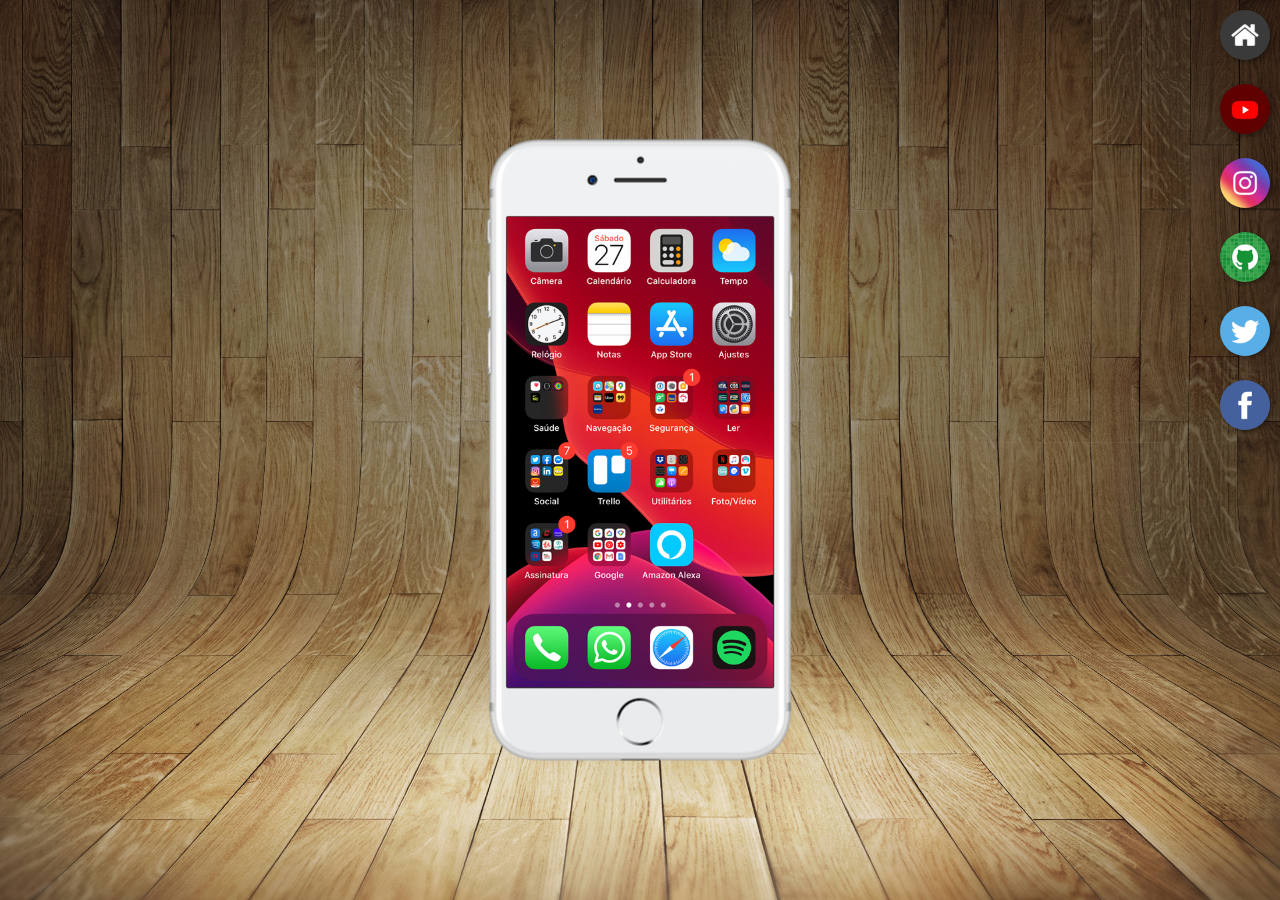
<file: index.html>
<!DOCTYPE html>
<html lang="pt-br">
<head>
    <meta charset="UTF-8">
    <meta http-equiv="X-UA-Compatible" content="IE=edge">
    <meta name="viewport" content="width=device-width, initial-scale=1.0">
    <link rel="stylesheet" href="style.css">
    <link rel="shortcut icon" href="icon/favicon.ico" type="image/x-icon">
    <title>Redes Sociais</title>
</head>
<body>
    
    <main>
        <section id="telefone">
            <iframe src="home.html" frameborder="0" name="tela" id="tela">
                Seus navegador não é compativel com isso.
            </iframe>
        </section>

        <section id="botao">
            <a href="home.html" target="tela"> <img src="imagens/logo-home.jpg" alt=""></a> <br>
            <a href="youtube.html" target="tela"> <img src="imagens/logo-youtube.jpg" alt="youtube"></a> <br>
            <a href="instagram.html" target="tela"> <img src="imagens/logo-instagram.jpg" alt="instagram"></a> <br>
            <a href="github.html" target="tela"> <img src="imagens/logo-github.jpg" alt="girhub"></a> <br>
            <a href="twitter.html" target="tela"> <img src="imagens/logo-twitter.jpg" alt="twitter"></a> <br>
            <a href="facebook.html" target="tela"> <img src="imagens/logo-facebook.jpg" alt="facebook"></a>
        </section>
    </main>

</body>
</html>
</file>
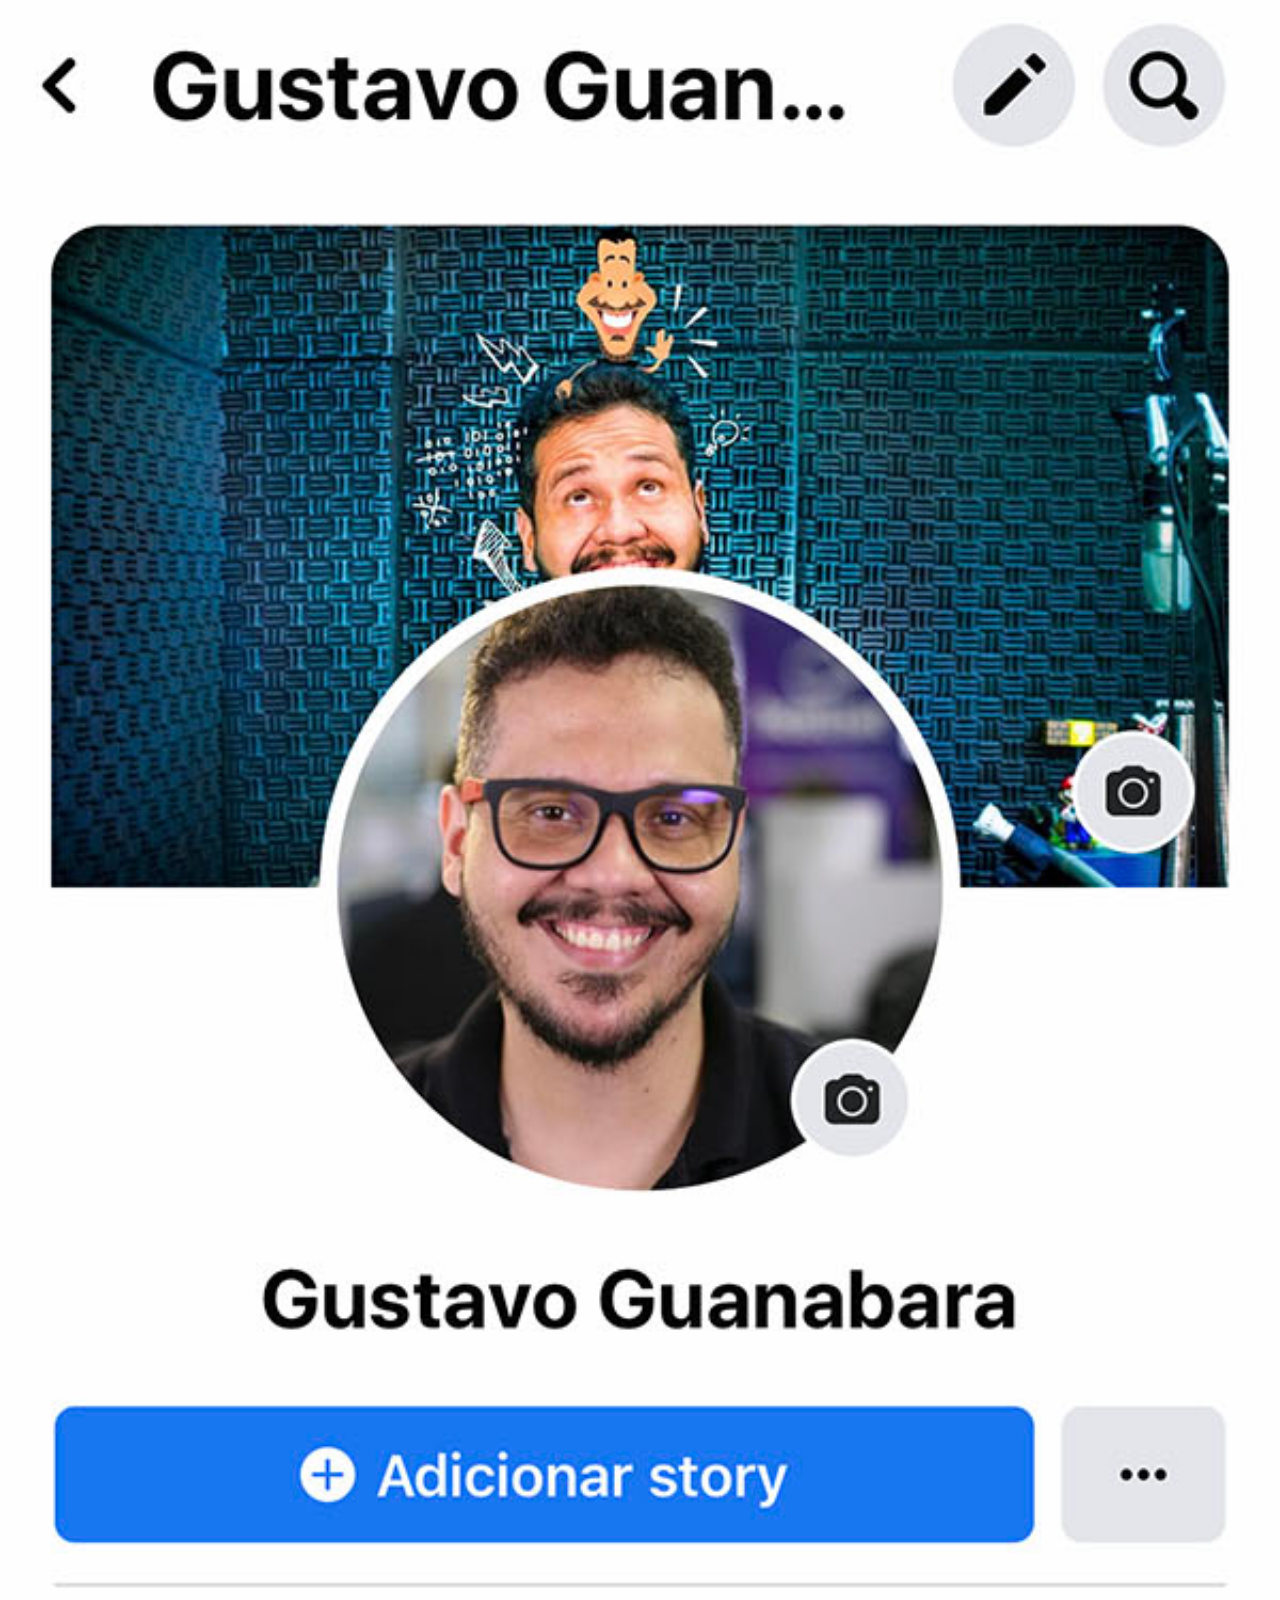
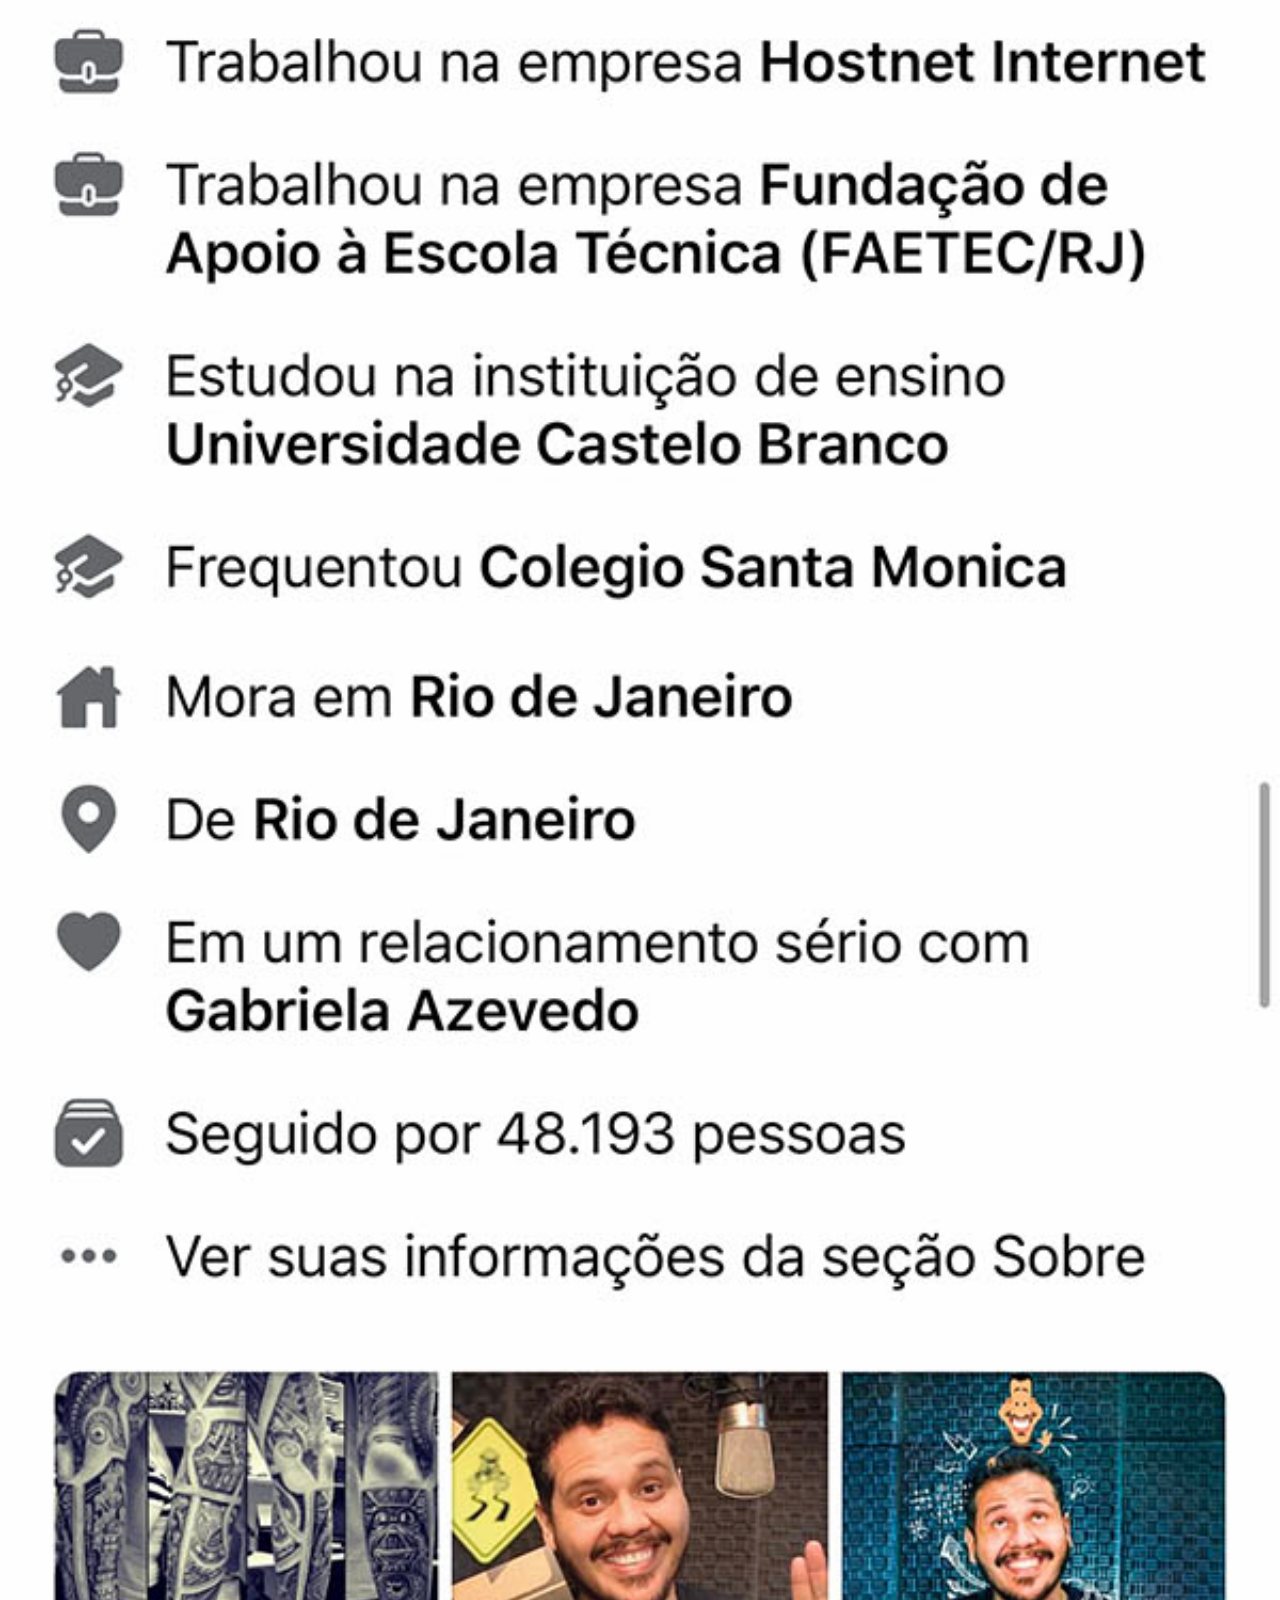
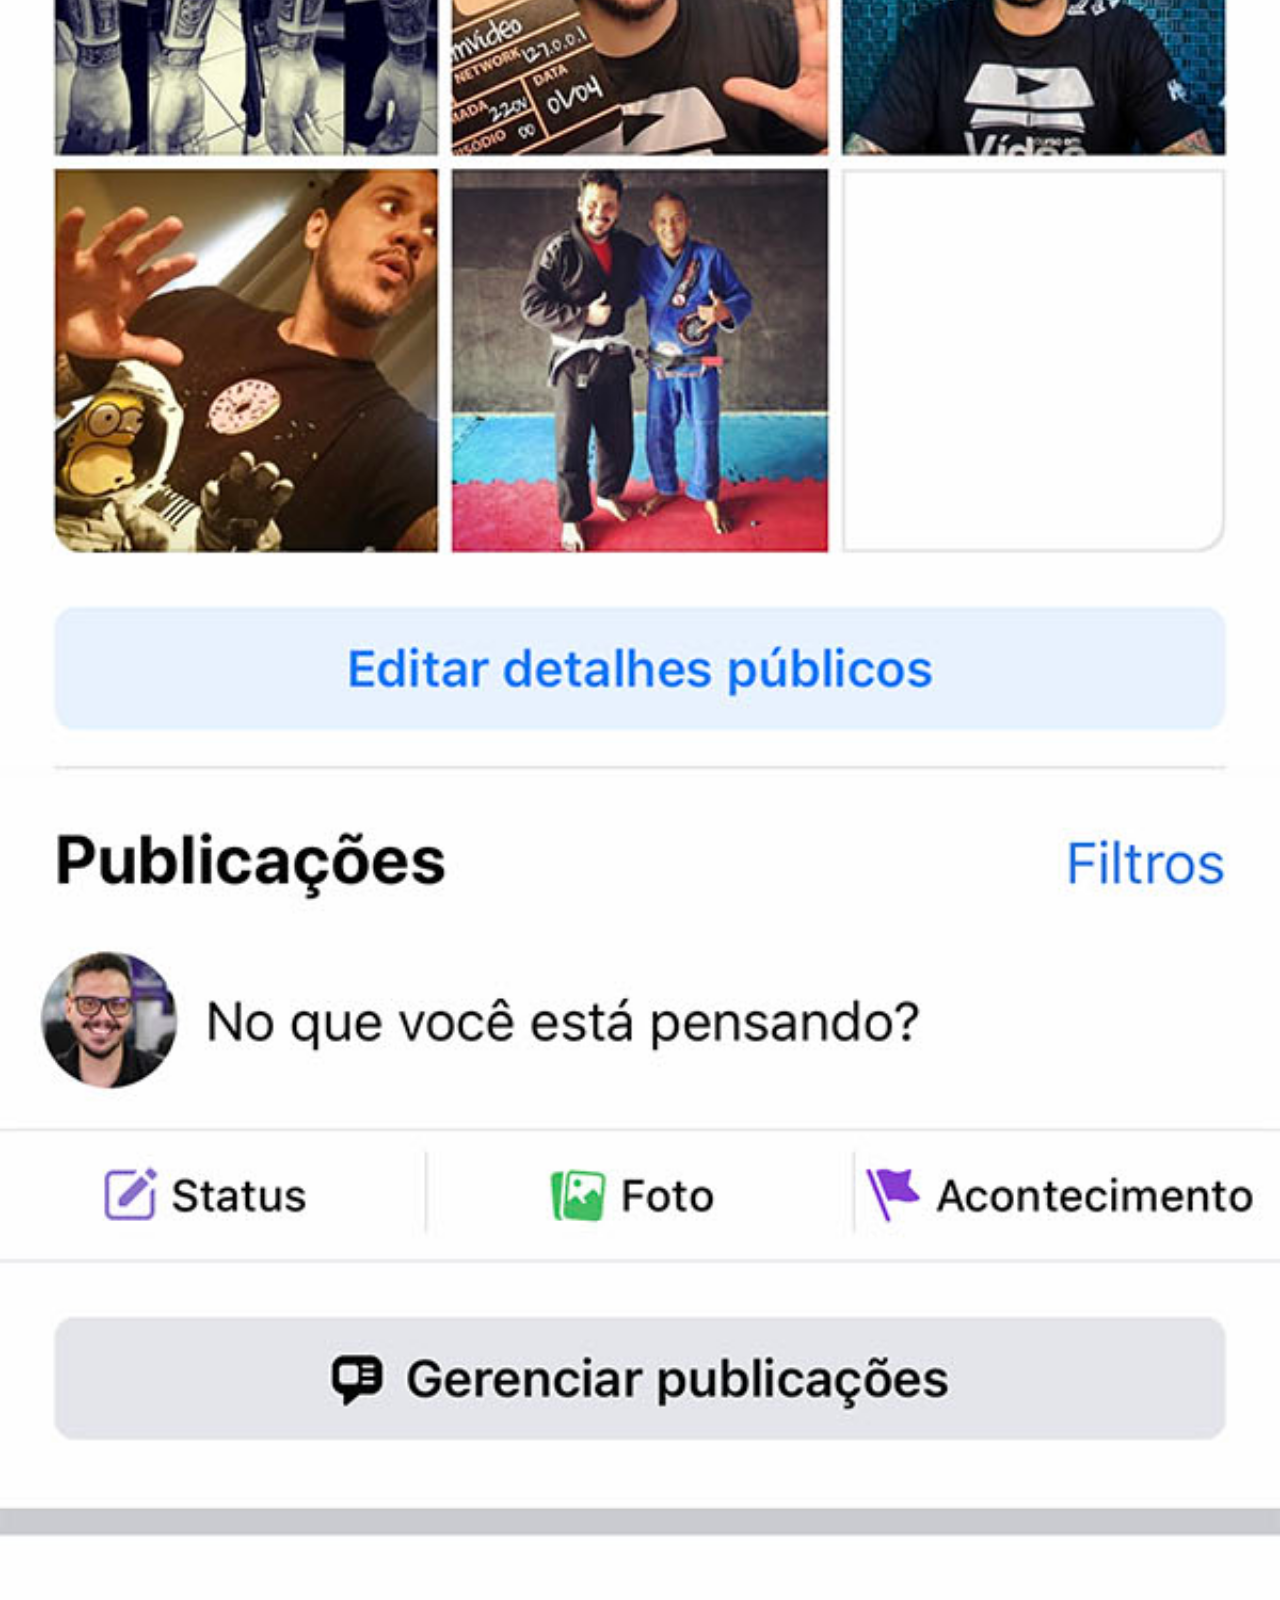
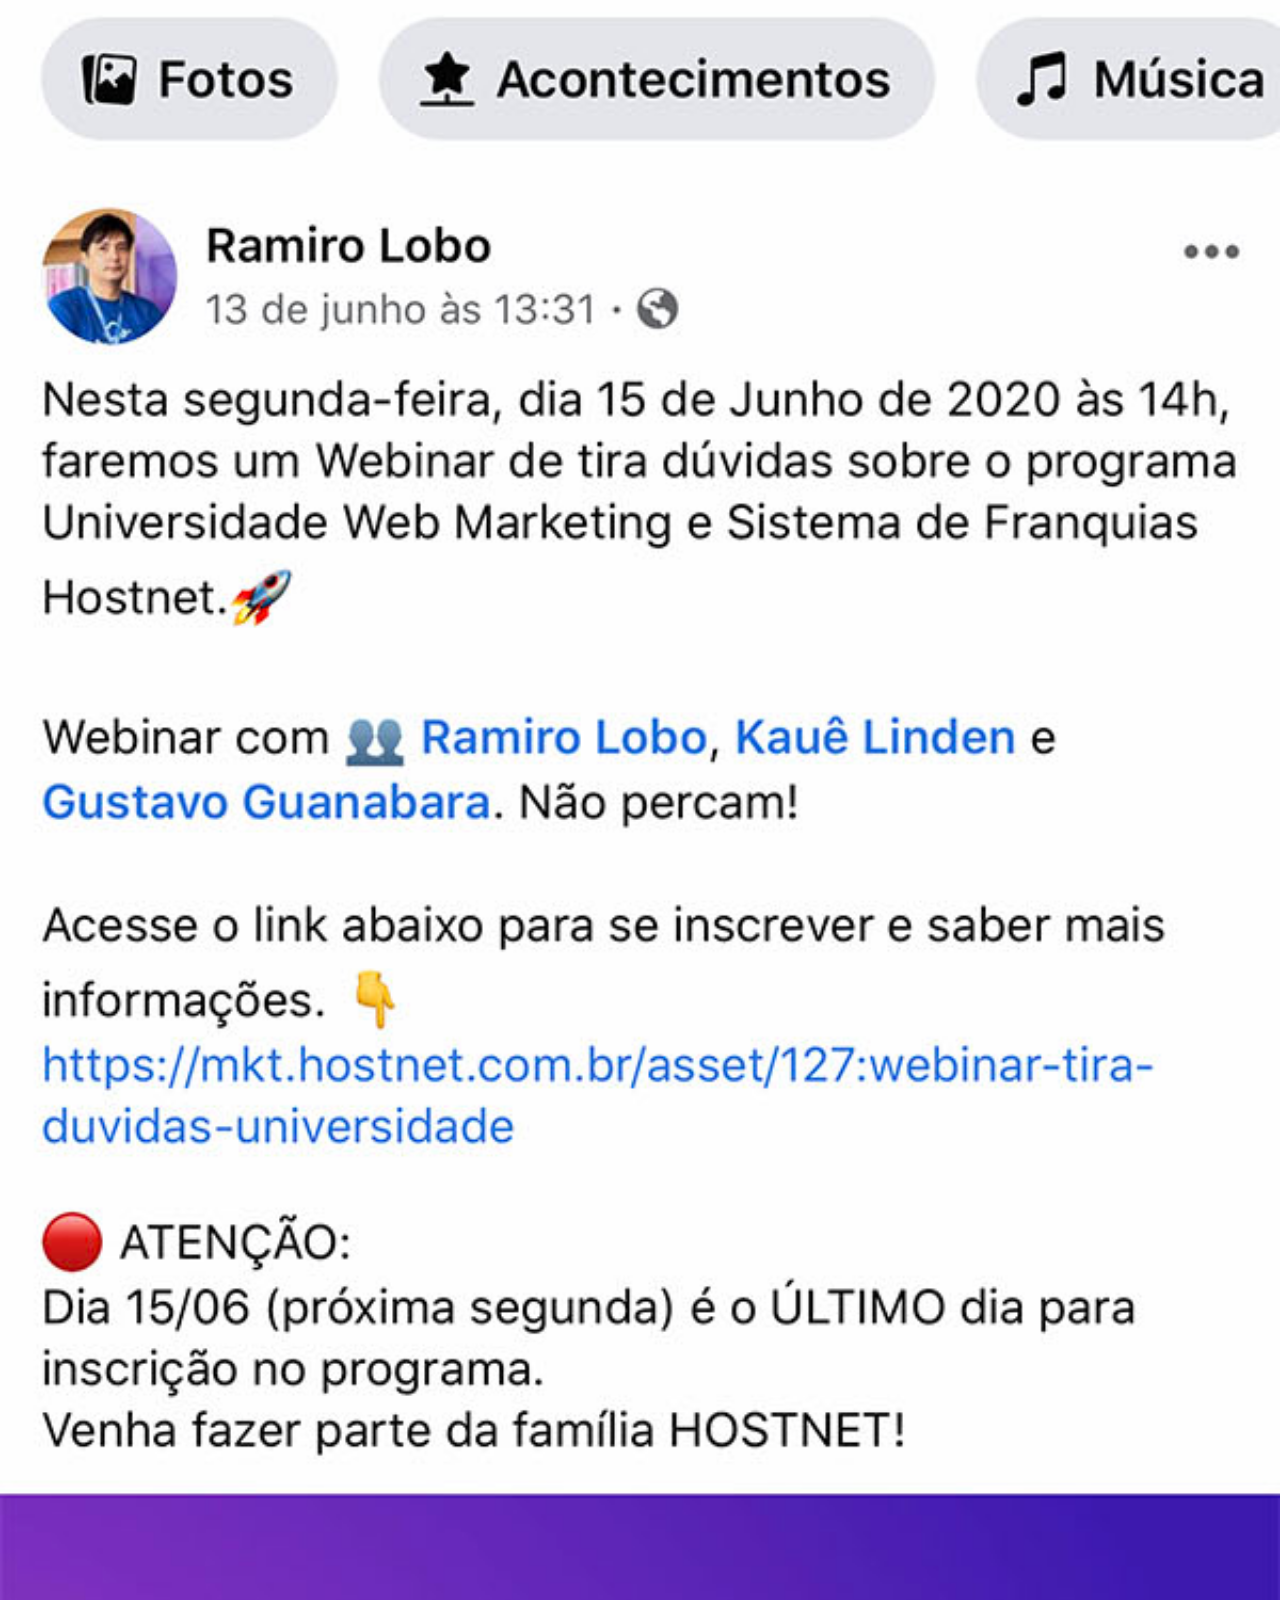
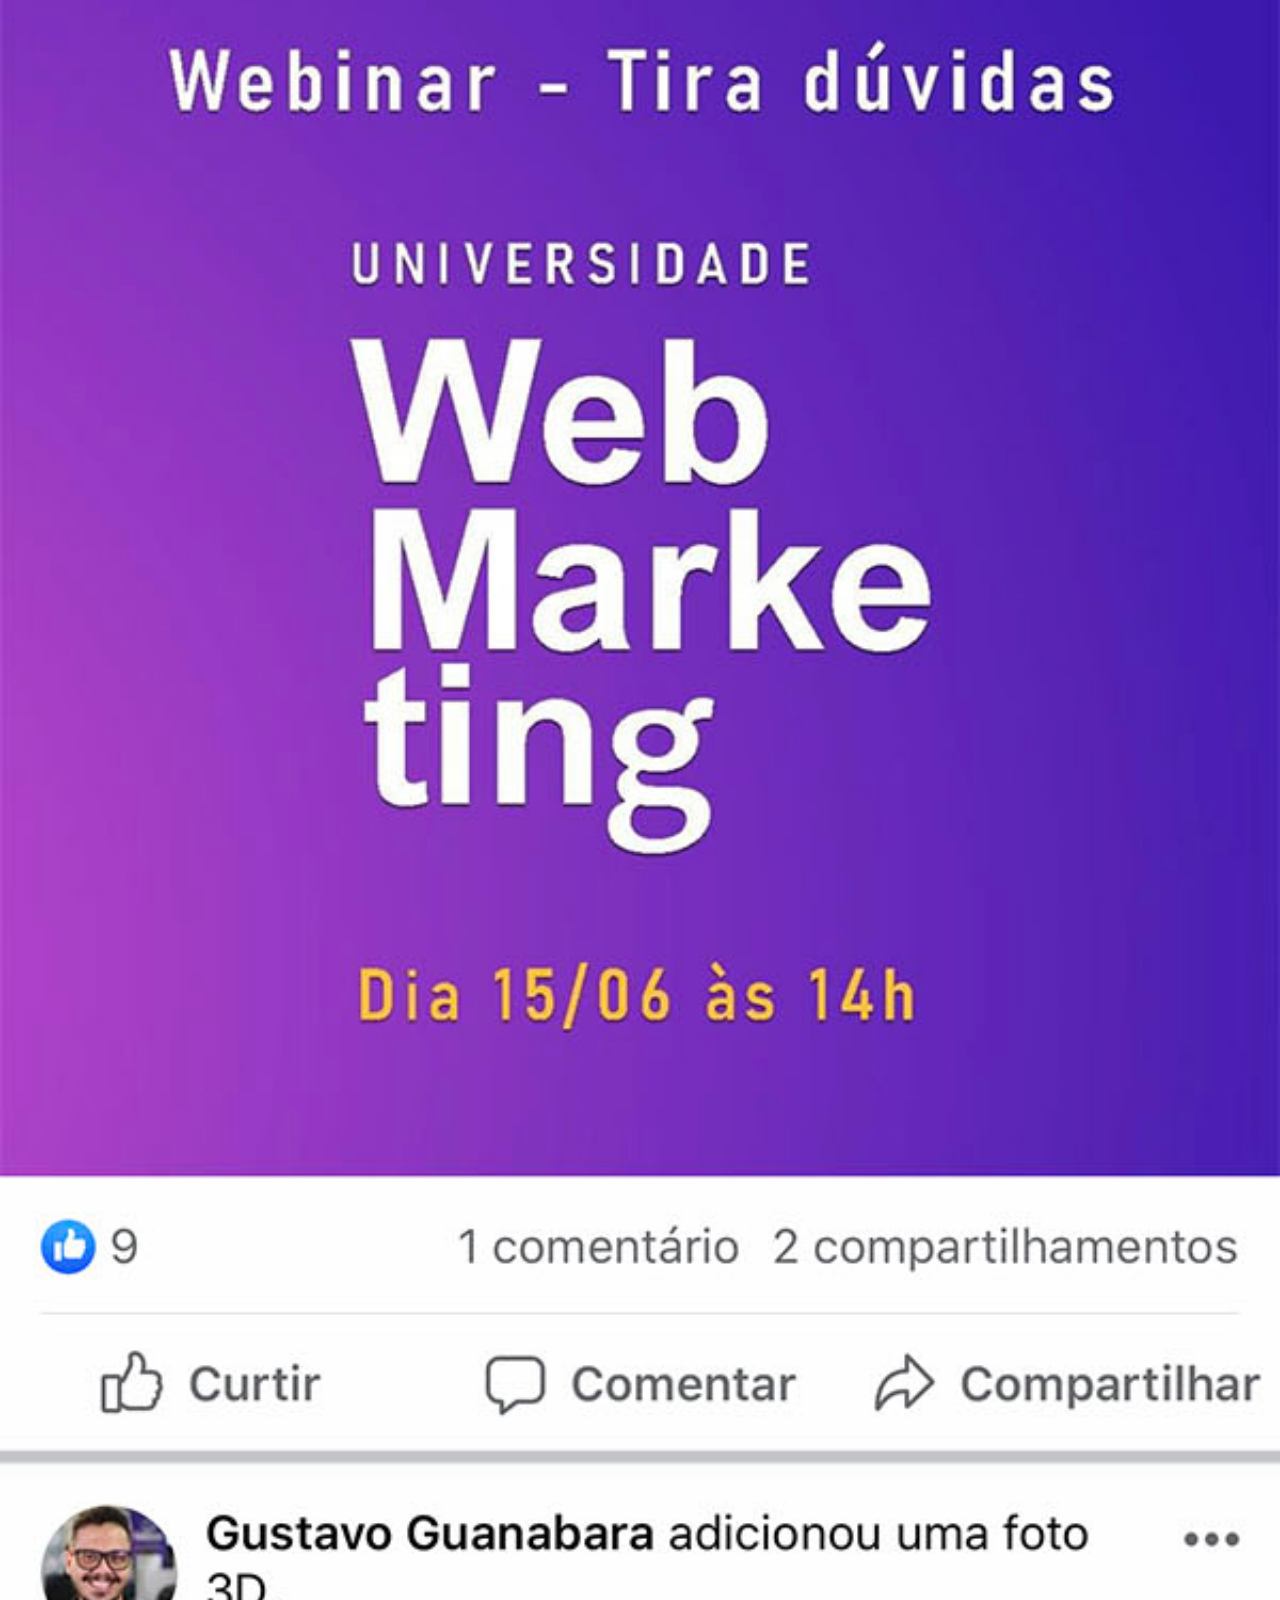
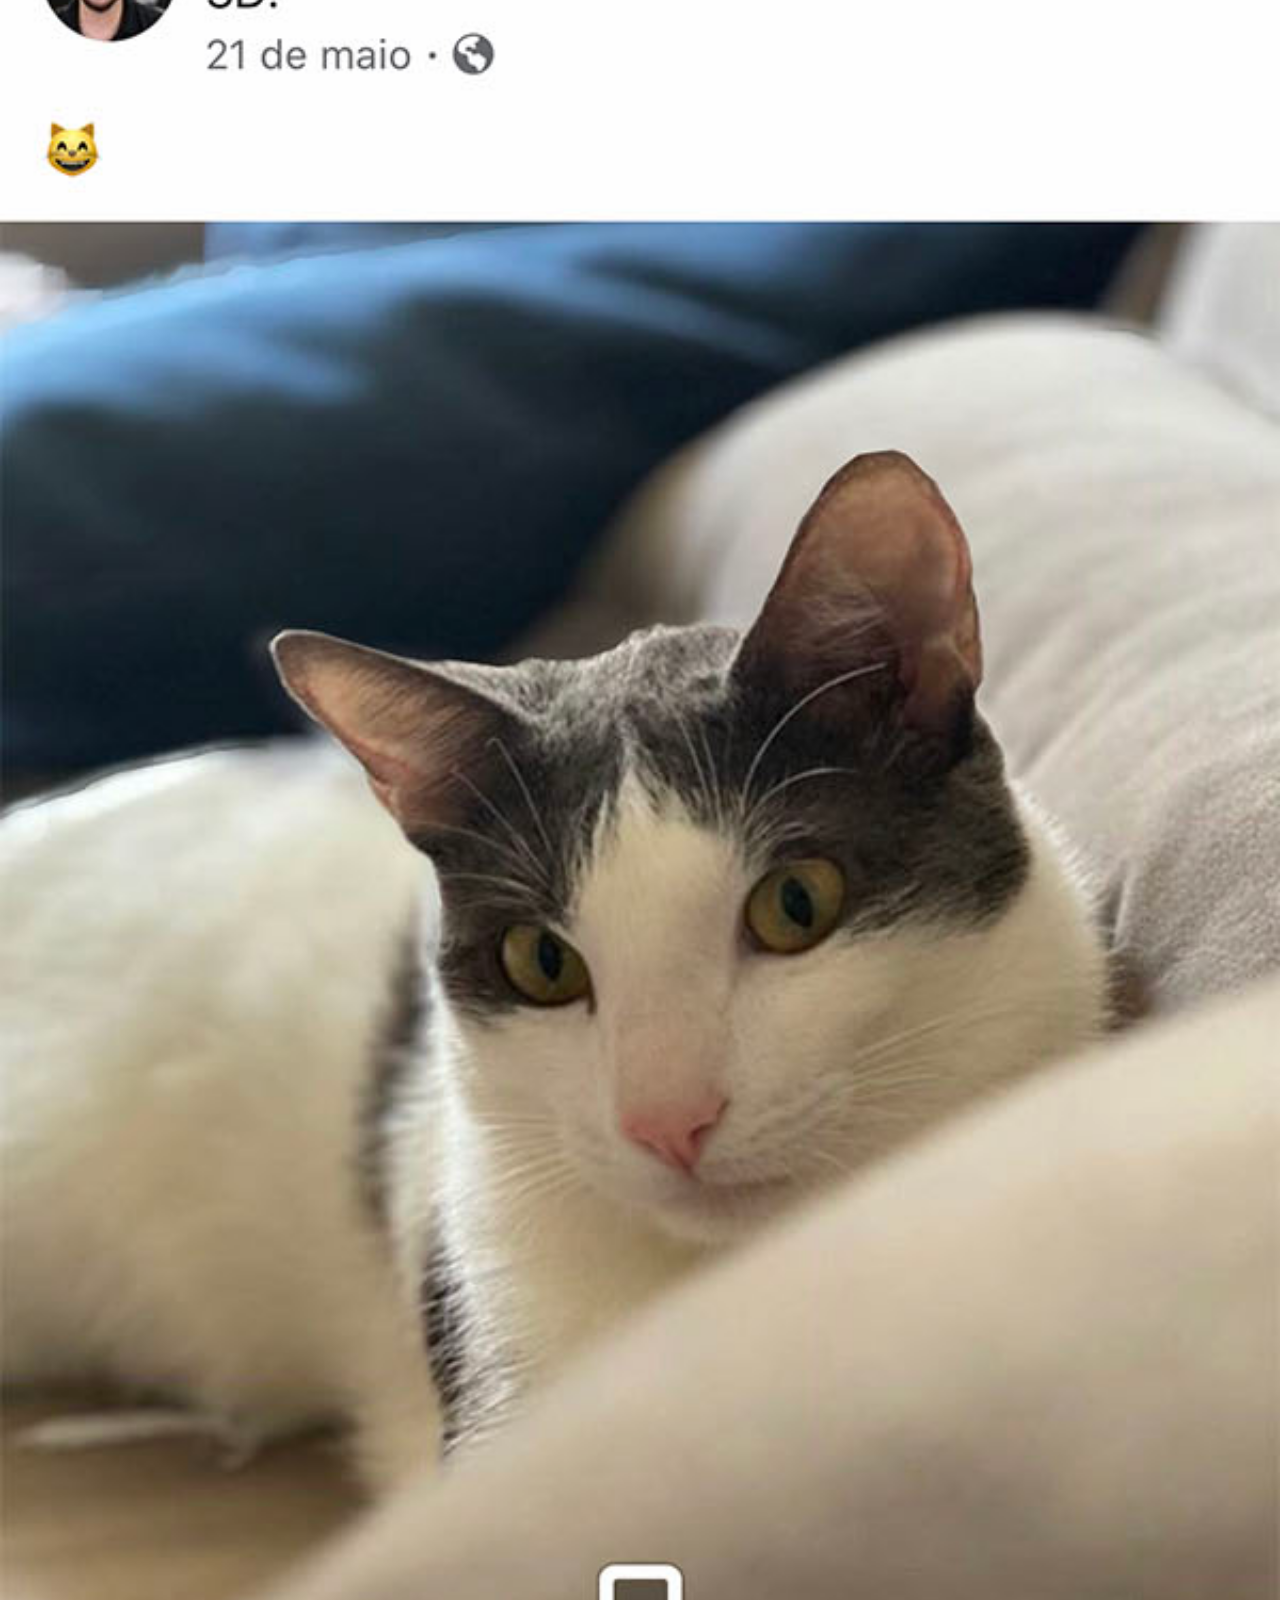
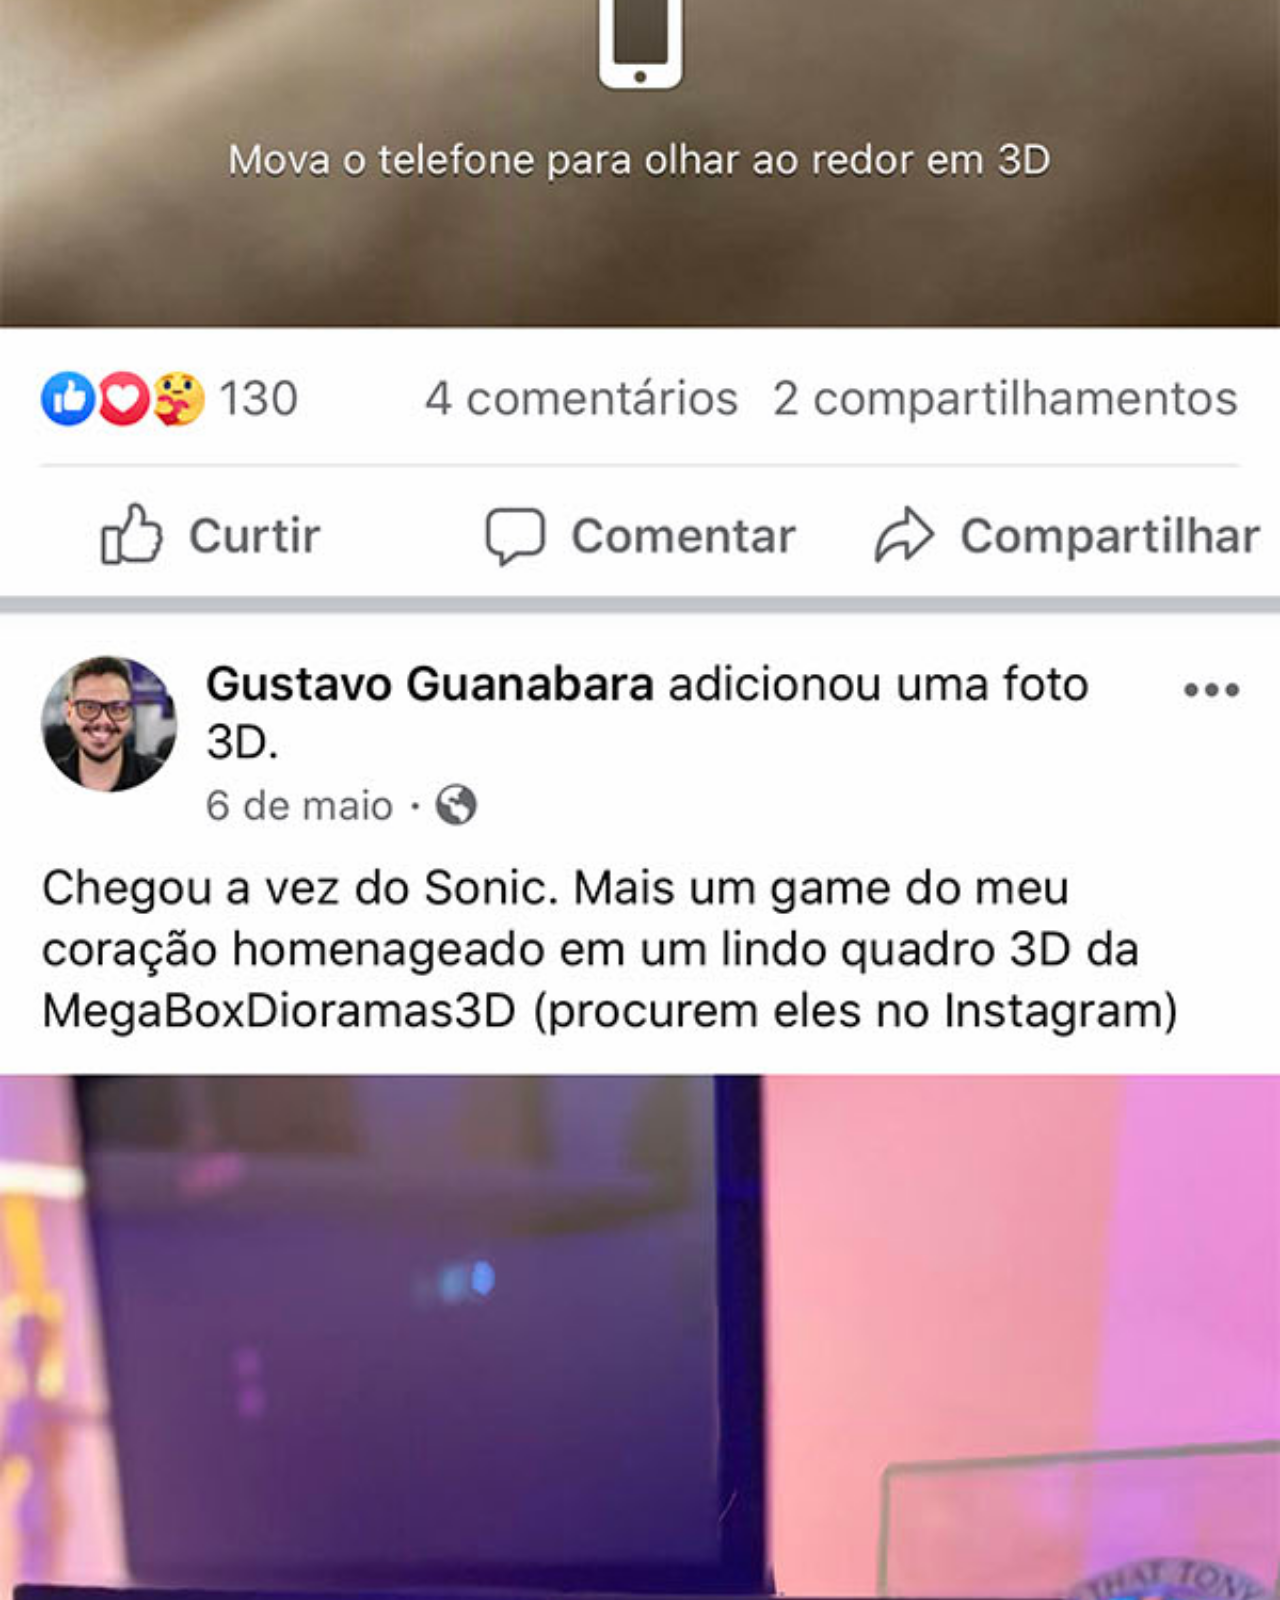
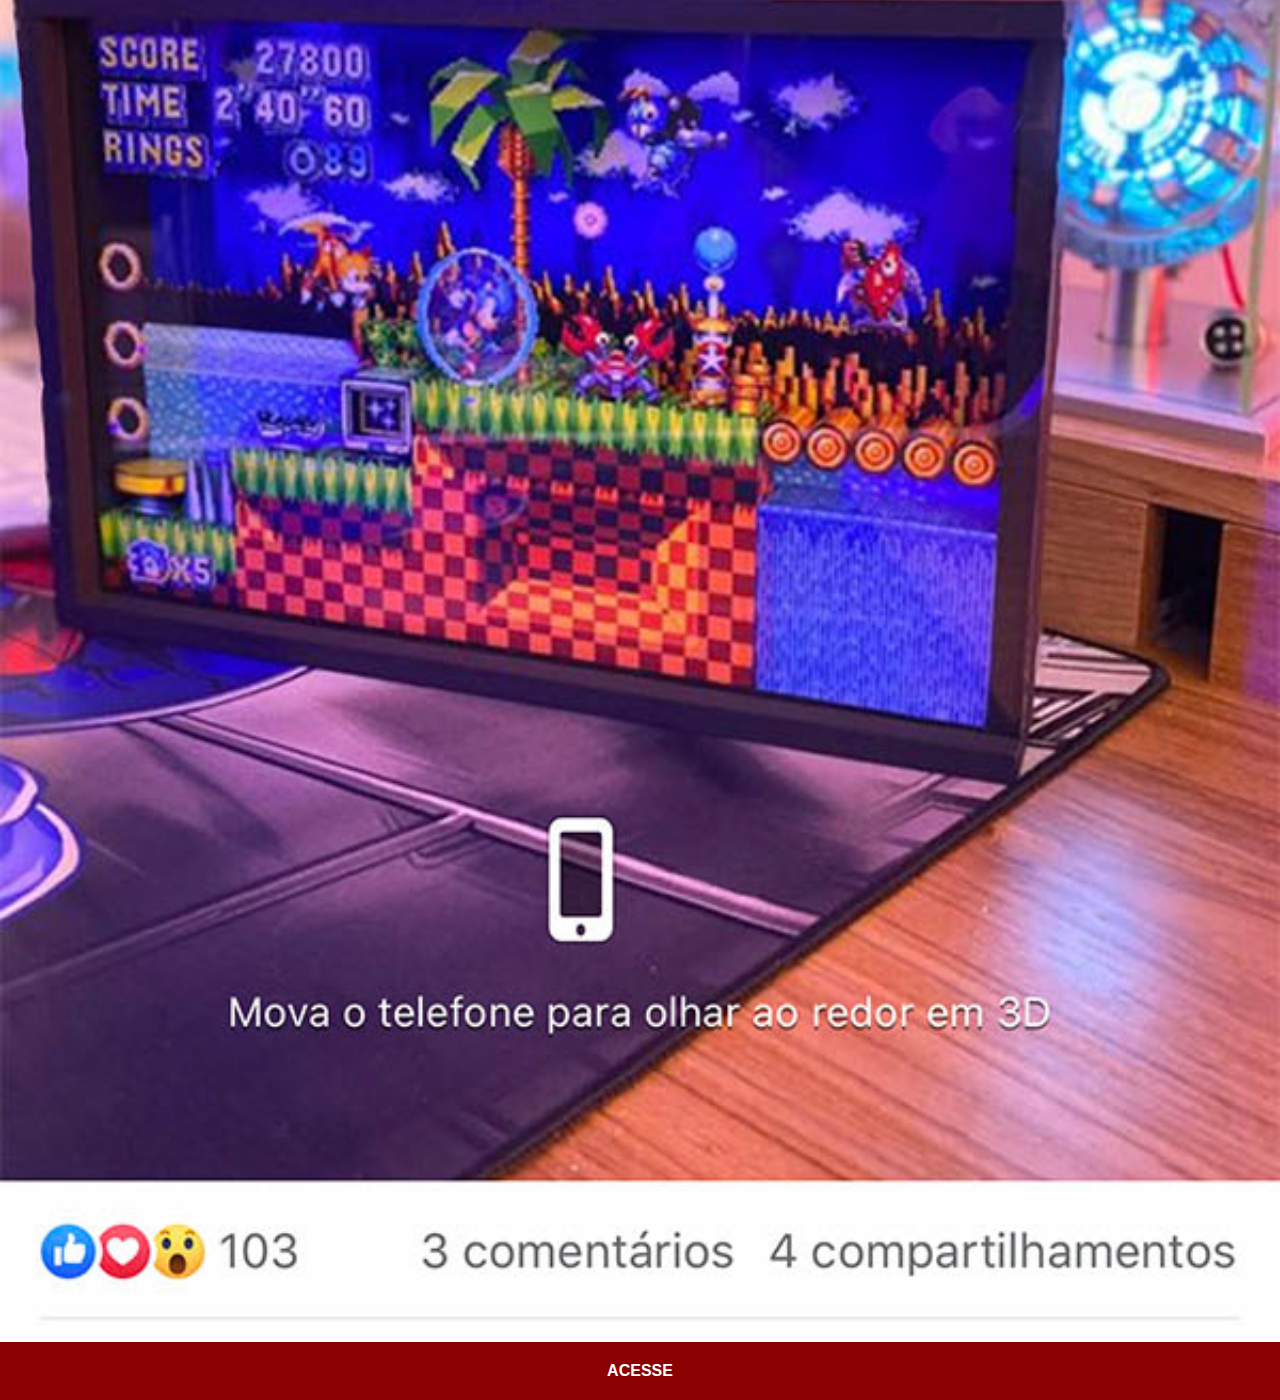
<file: facebook.html>
<!DOCTYPE html>
<html lang="pt-br">
<head>
    <meta charset="UTF-8">
    <meta http-equiv="X-UA-Compatible" content="IE=edge">
    <meta name="viewport" content="width=device-width, initial-scale=1.0">
    <link rel="stylesheet" href="social.css">
    <title>Facebook</title>
</head>
<body>
    <img src="imagens/tela-facebook.jpg" alt="tela">
    <a href="https://www.facebook.com/gustavoguanabara/" target="_blank">ACESSE</a>
</body>
</html>
</file>
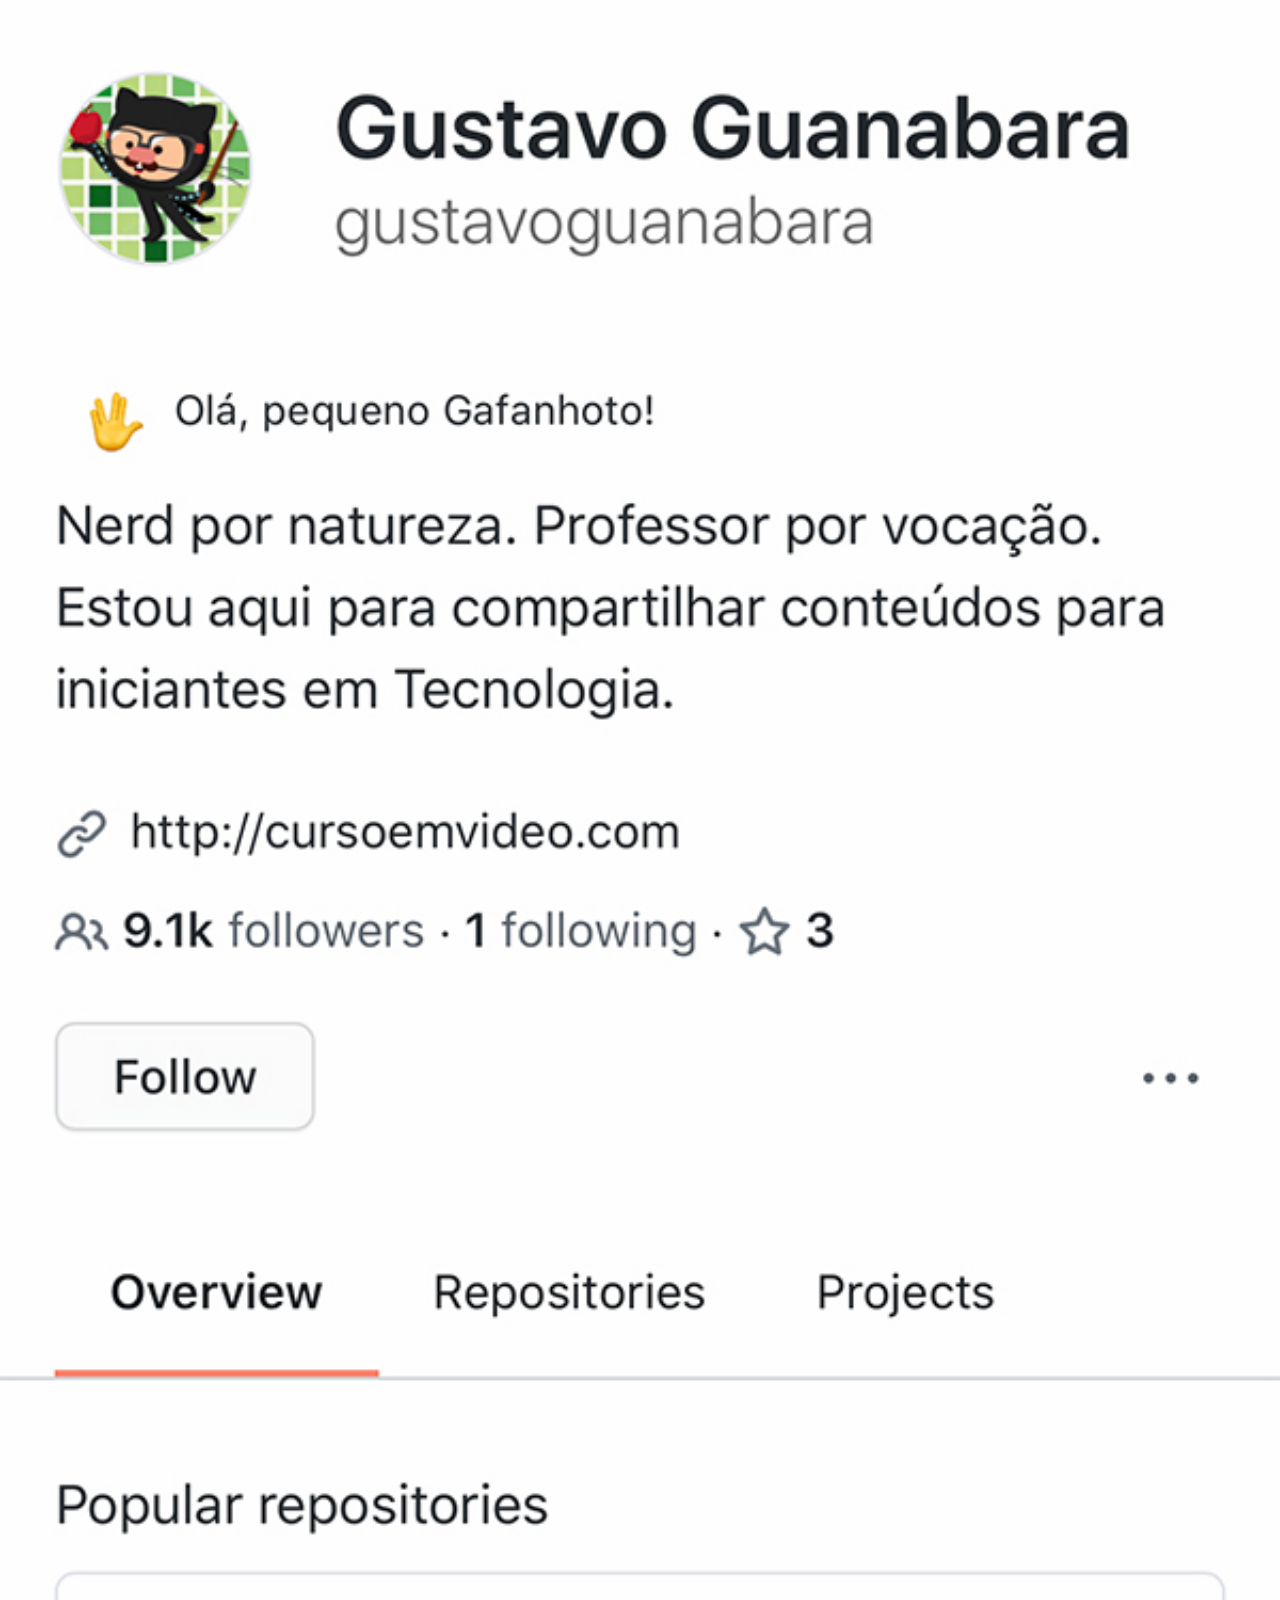
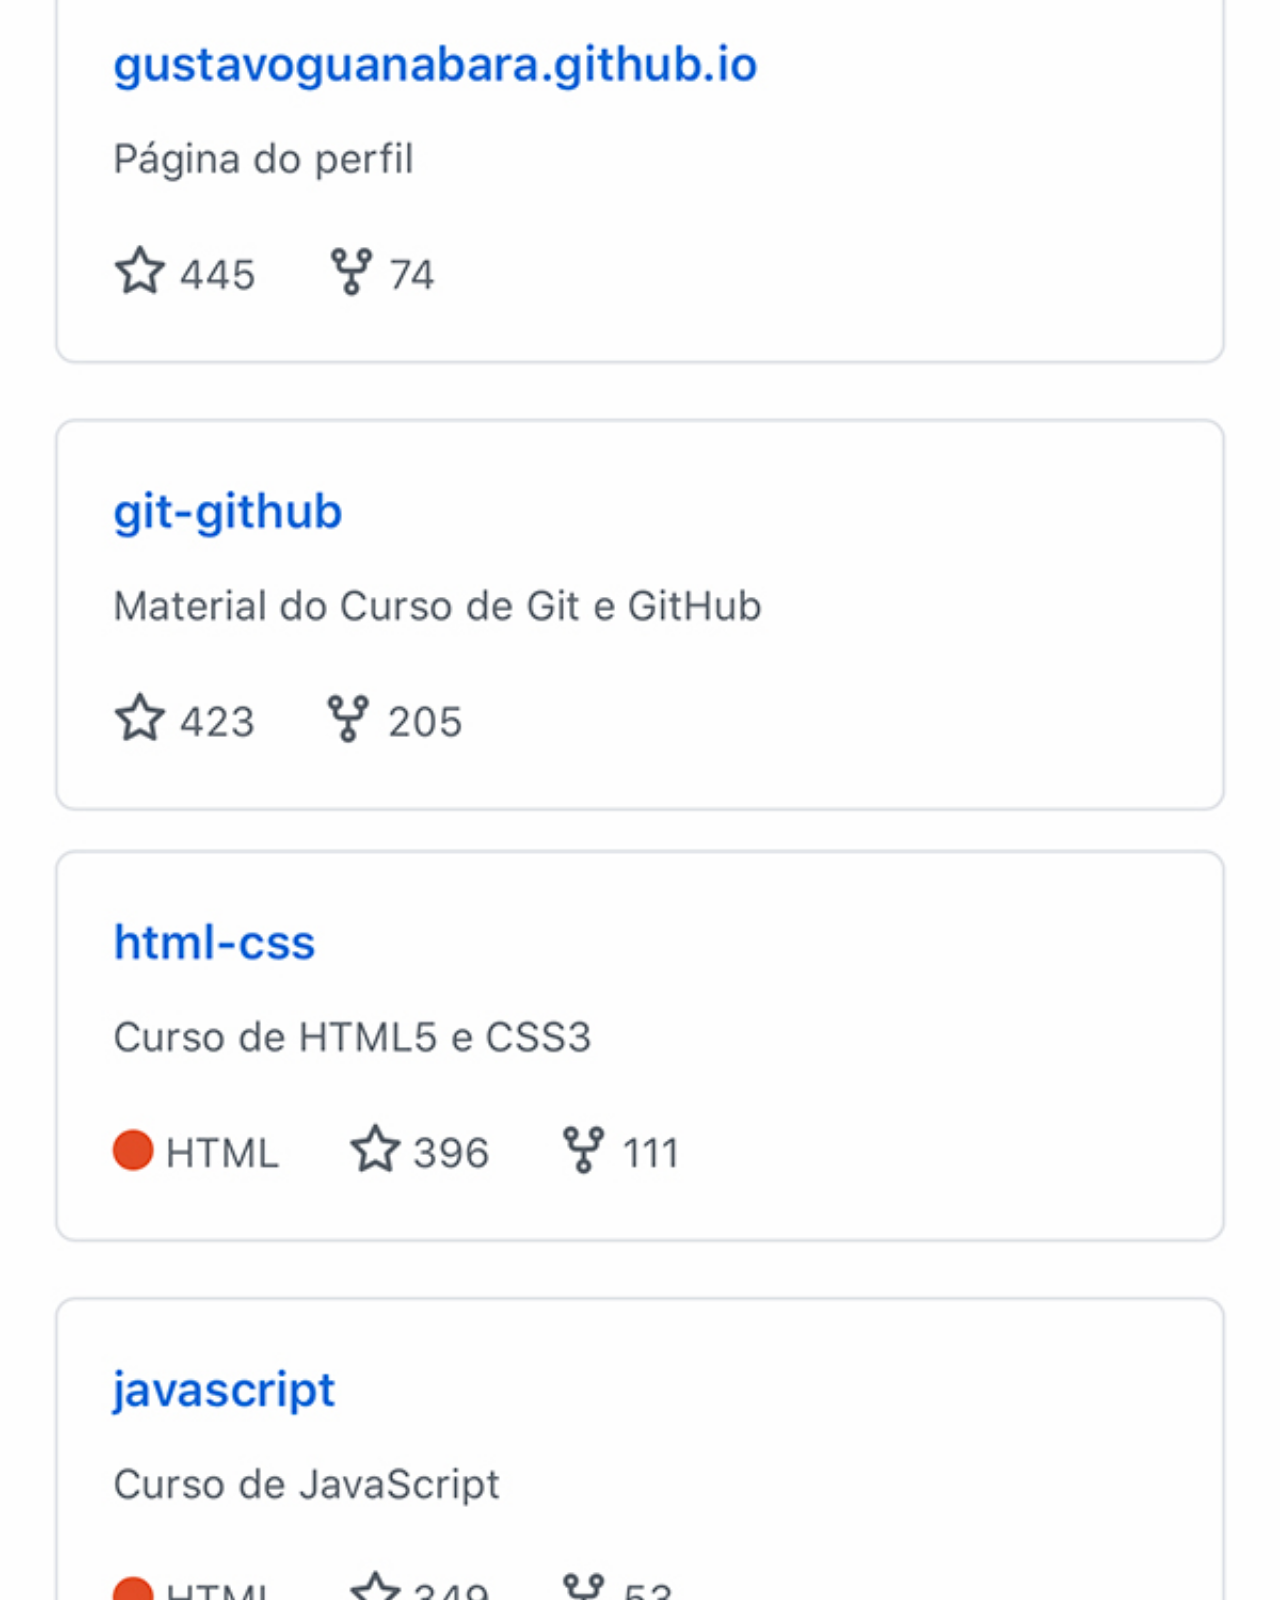
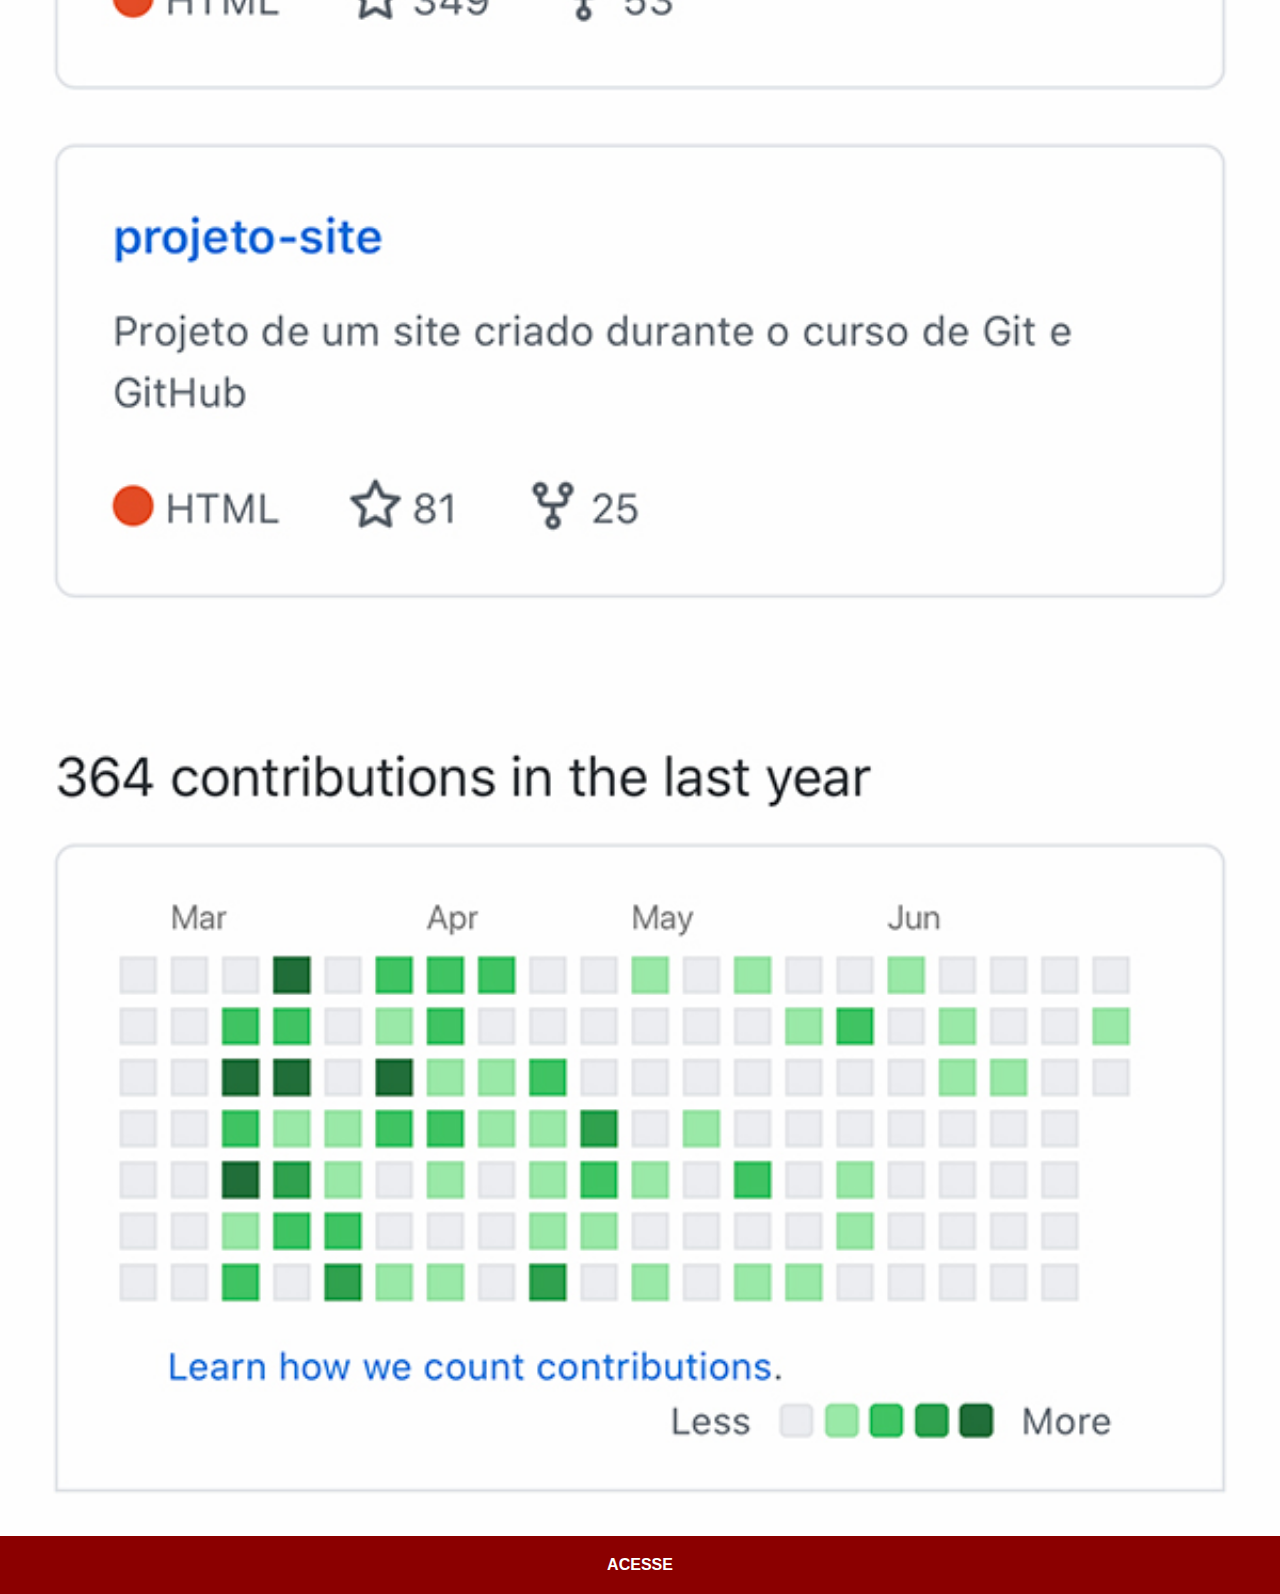
<file: github.html>
<!DOCTYPE html>
<html lang="pt-br">
<head>
    <meta charset="UTF-8">
    <meta http-equiv="X-UA-Compatible" content="IE=edge">
    <meta name="viewport" content="width=device-width, initial-scale=1.0">
    <link rel="stylesheet" href="social.css">
    <title>Girhub</title>
</head>
<body>
    <img src="imagens/tela-github.jpg" alt="github">
    <a href="https://github.com/gustavoguanabara" target="_blank">ACESSE</a>
</body>
</html>
</file>
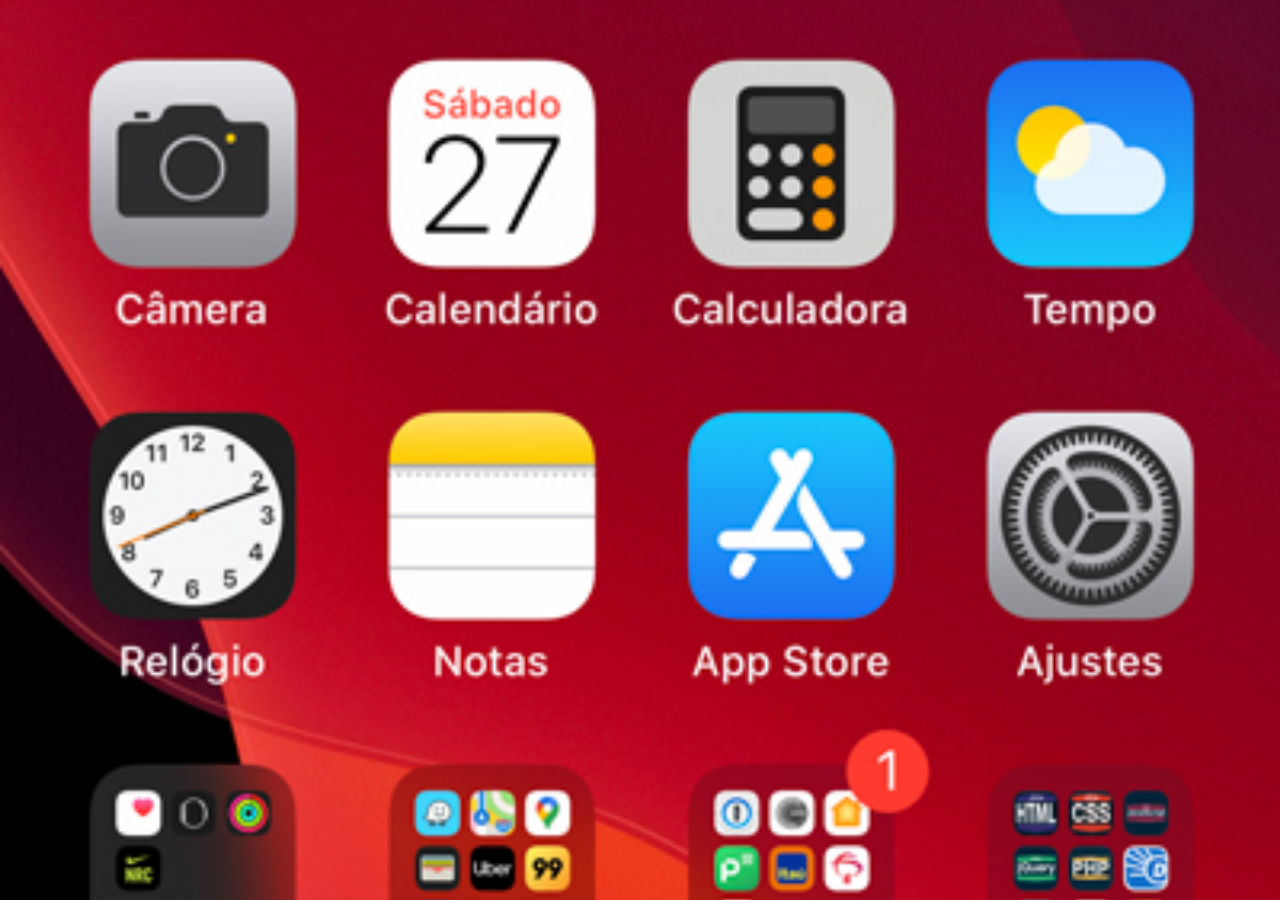
<file: home.html>
<!DOCTYPE html>
<html lang="pt-br">
<head>
    <meta charset="UTF-8">
    <meta http-equiv="X-UA-Compatible" content="IE=edge">
    <meta name="viewport" content="width=device-width, initial-scale=1.0">
    <style>
        *{
            margin: 0px;
            padding: 0px;
        }

        body{
            height: 100vh;
            width: 100vw;
            background: black url(imagens/tela-home.jpg) no-repeat top center;
            background-size: cover;
        }

    </style>
    <title>Home</title>
</head>
<body>
    
</body>
</html>
</file>
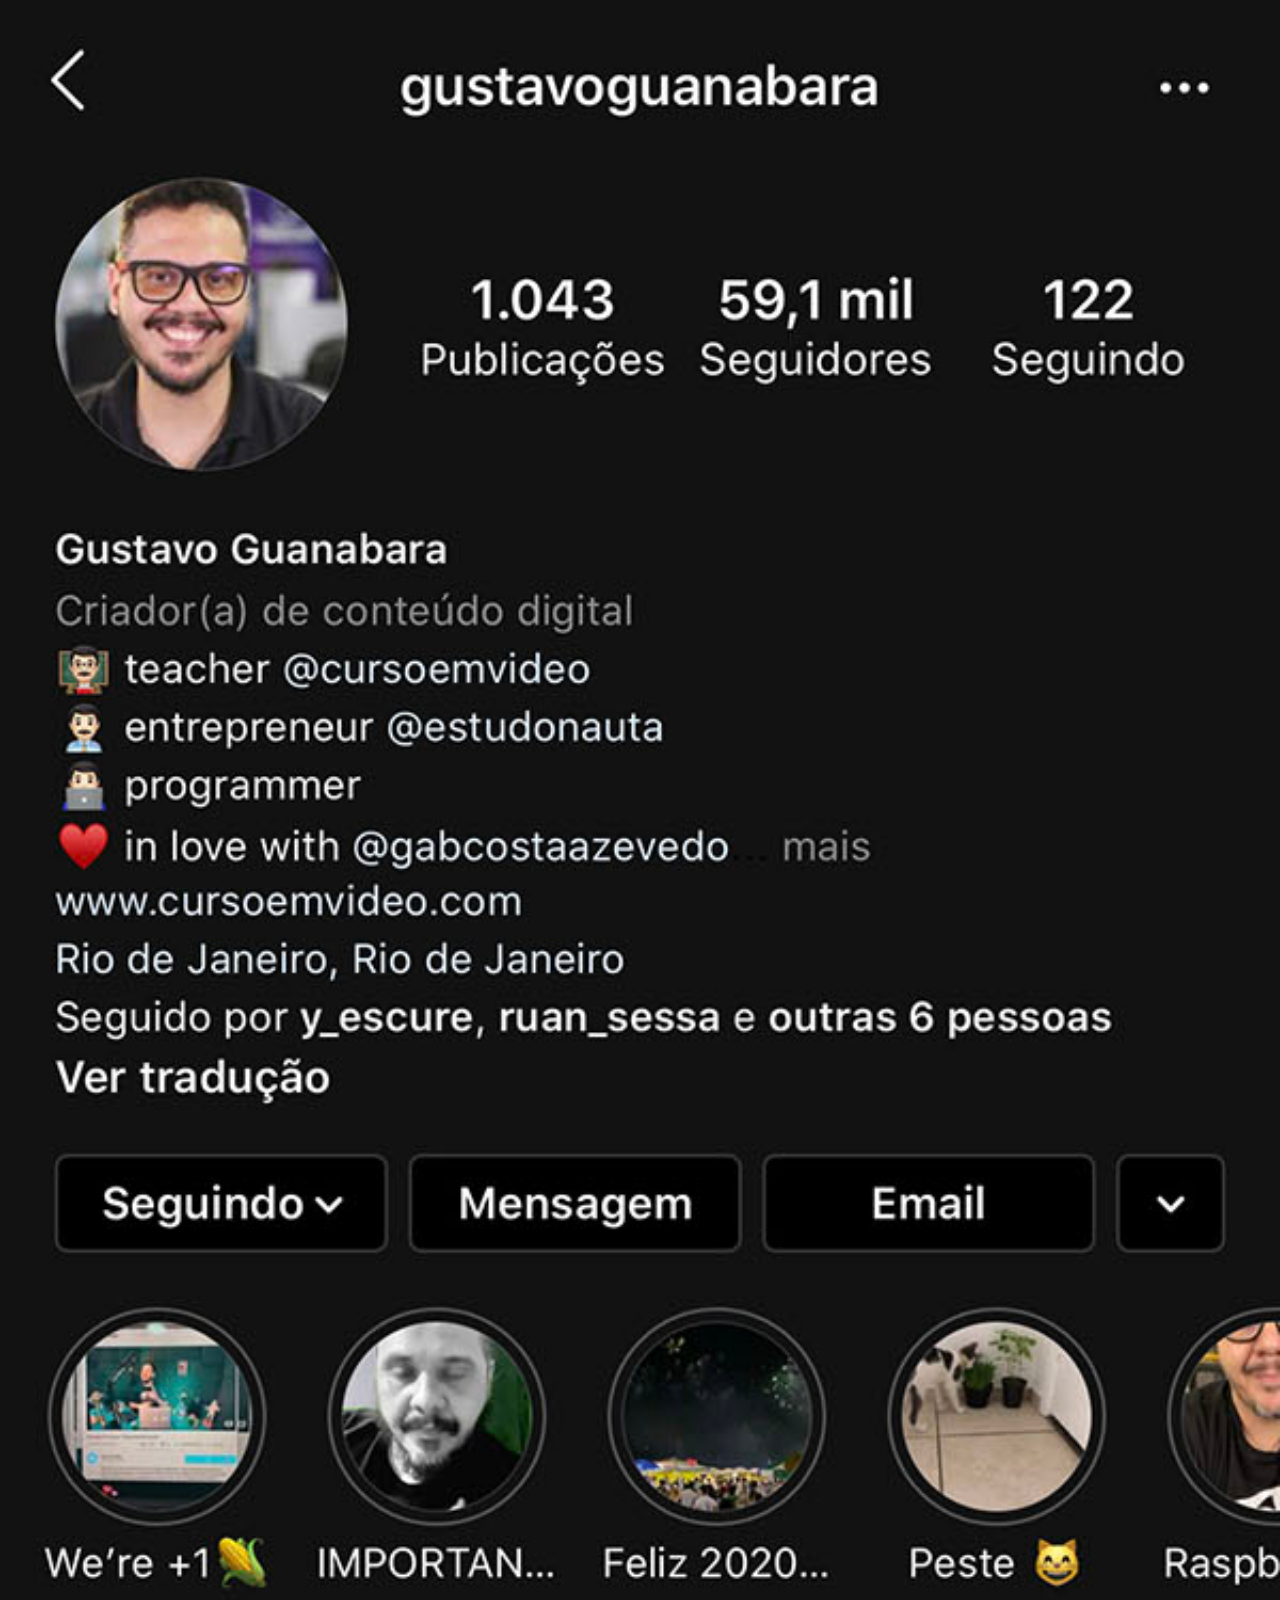
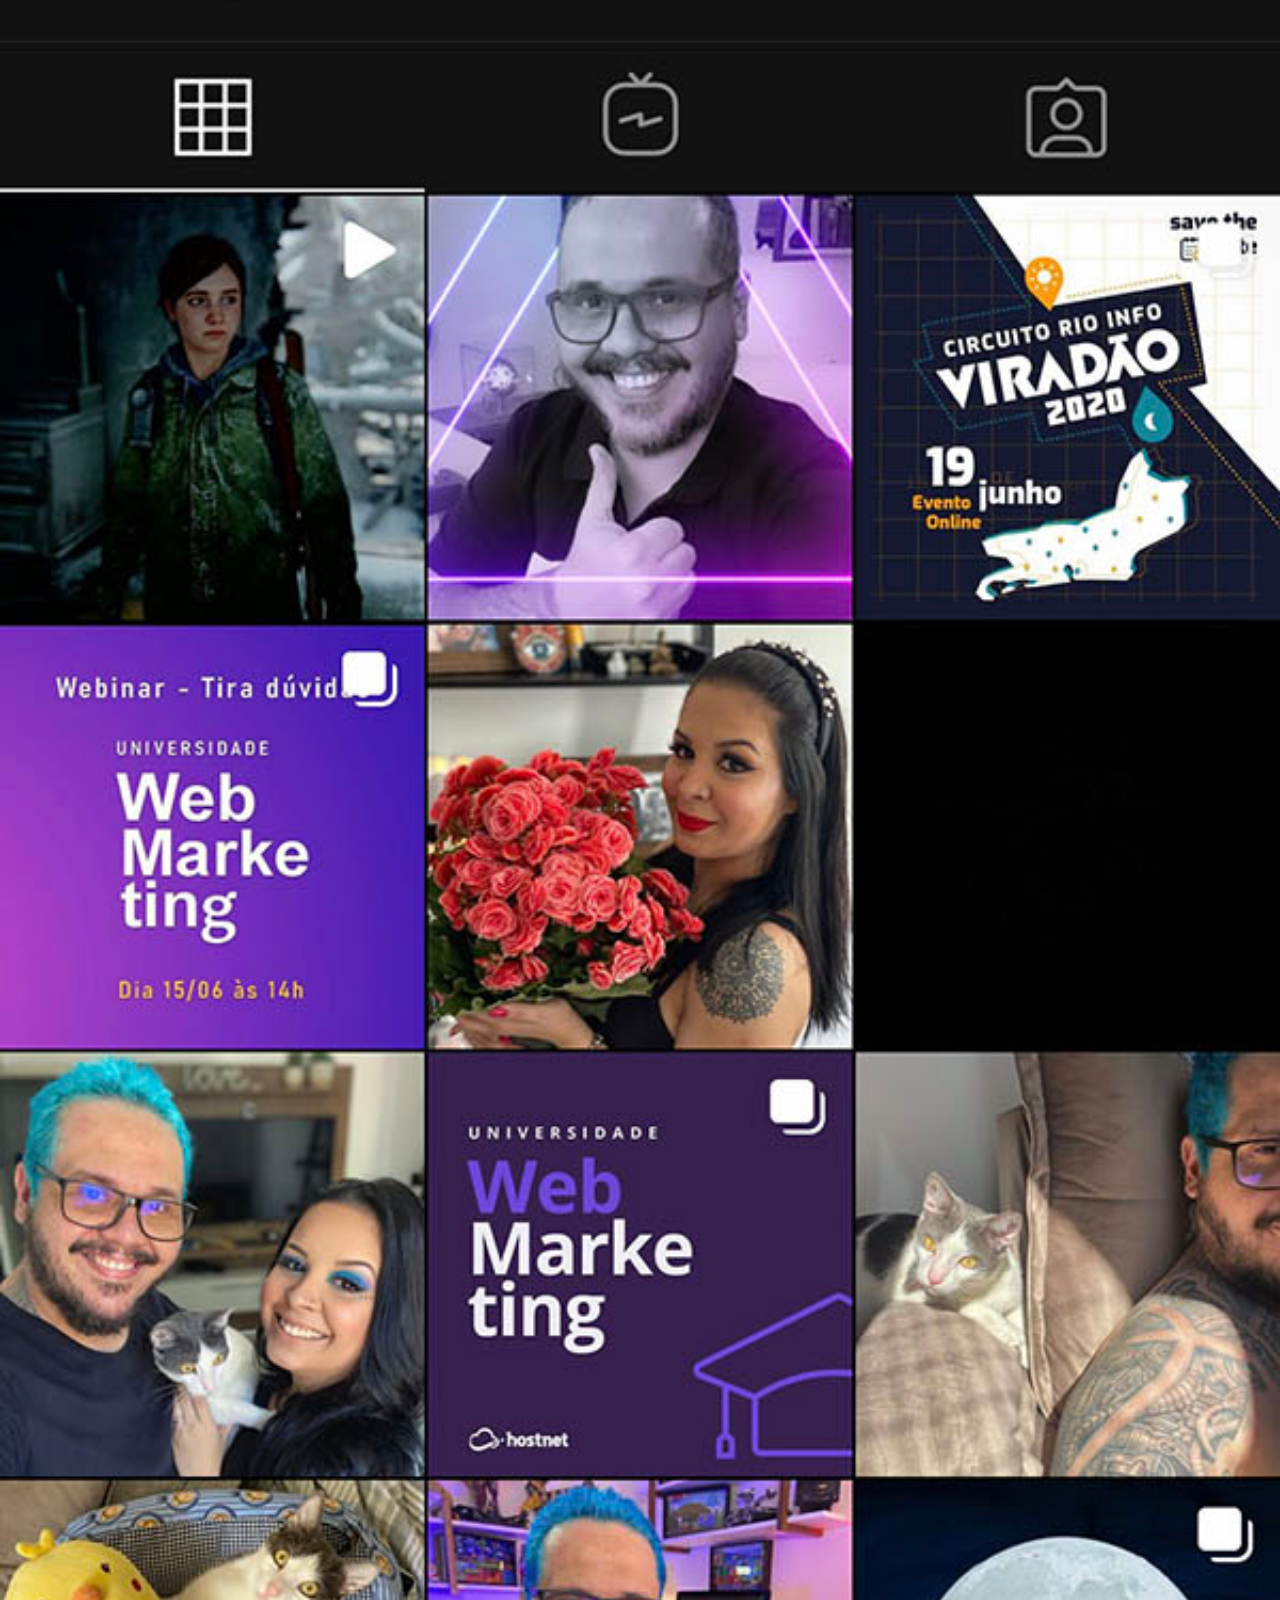
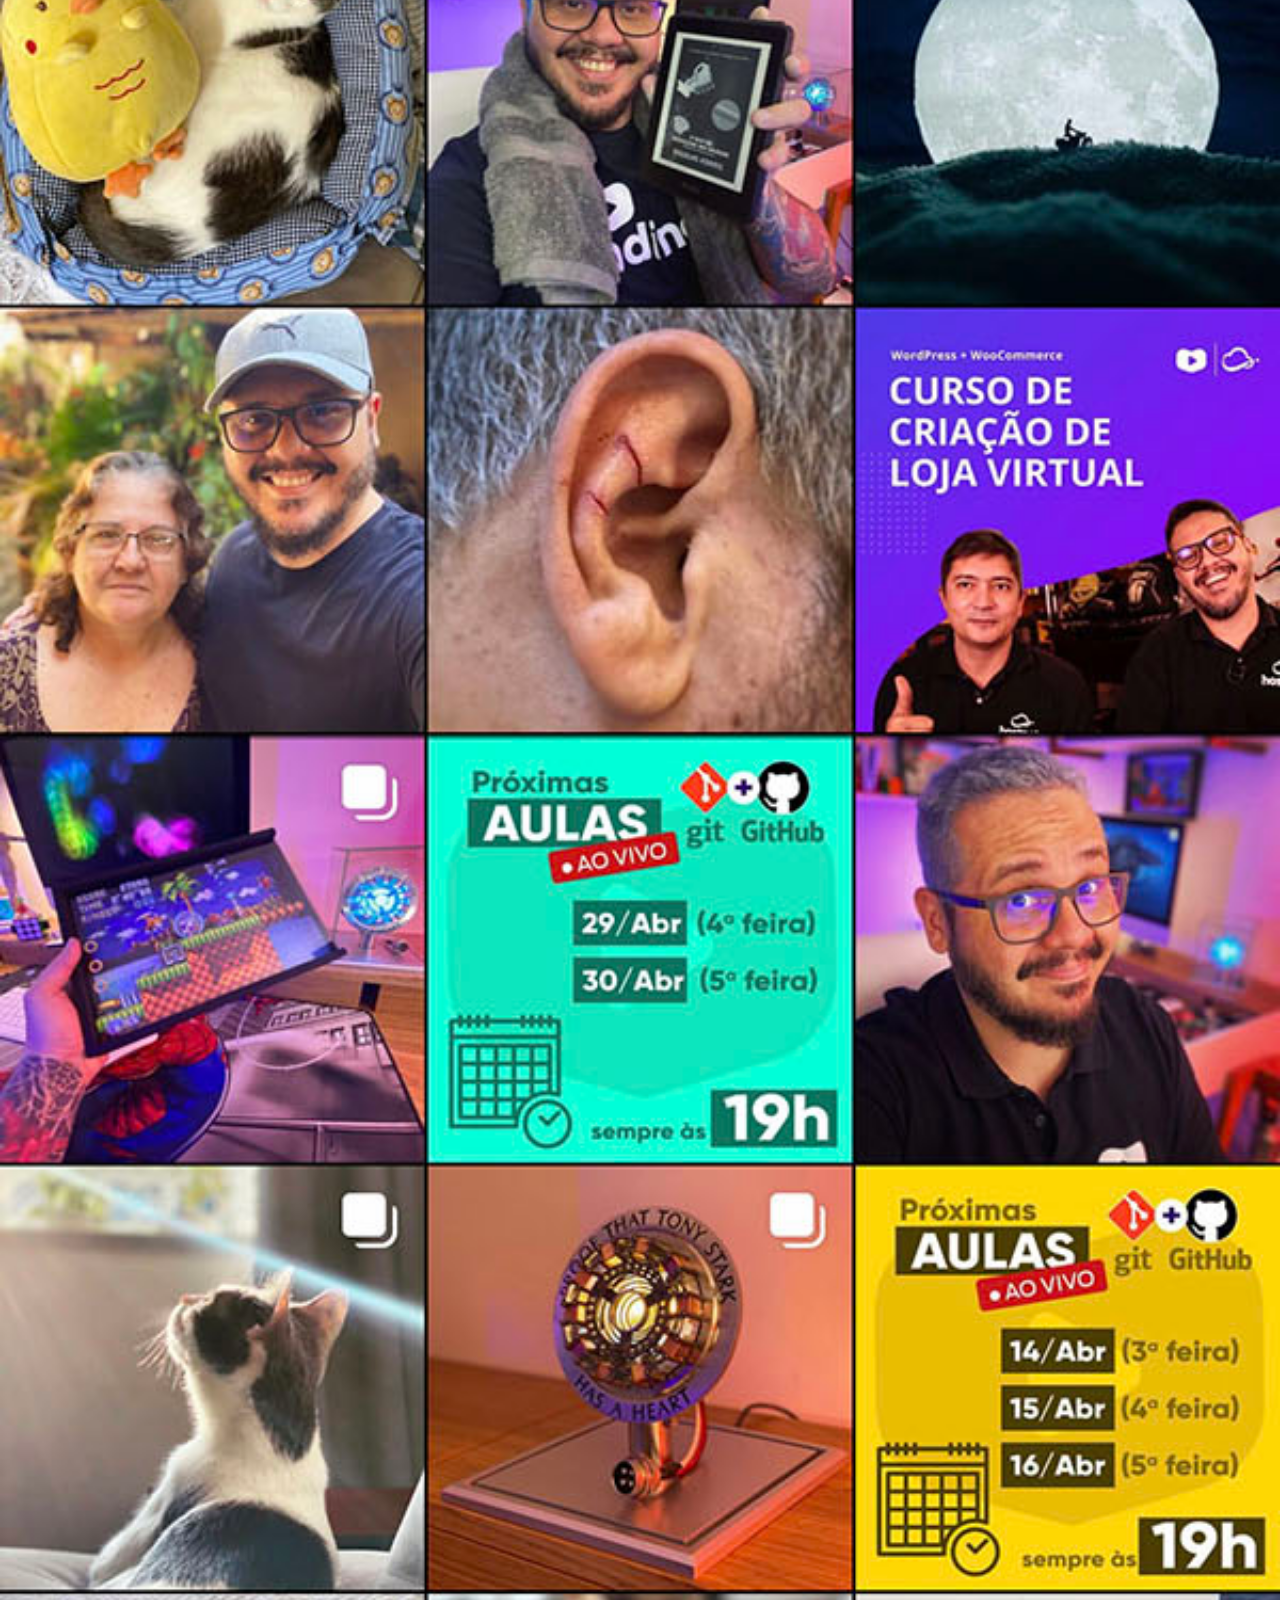
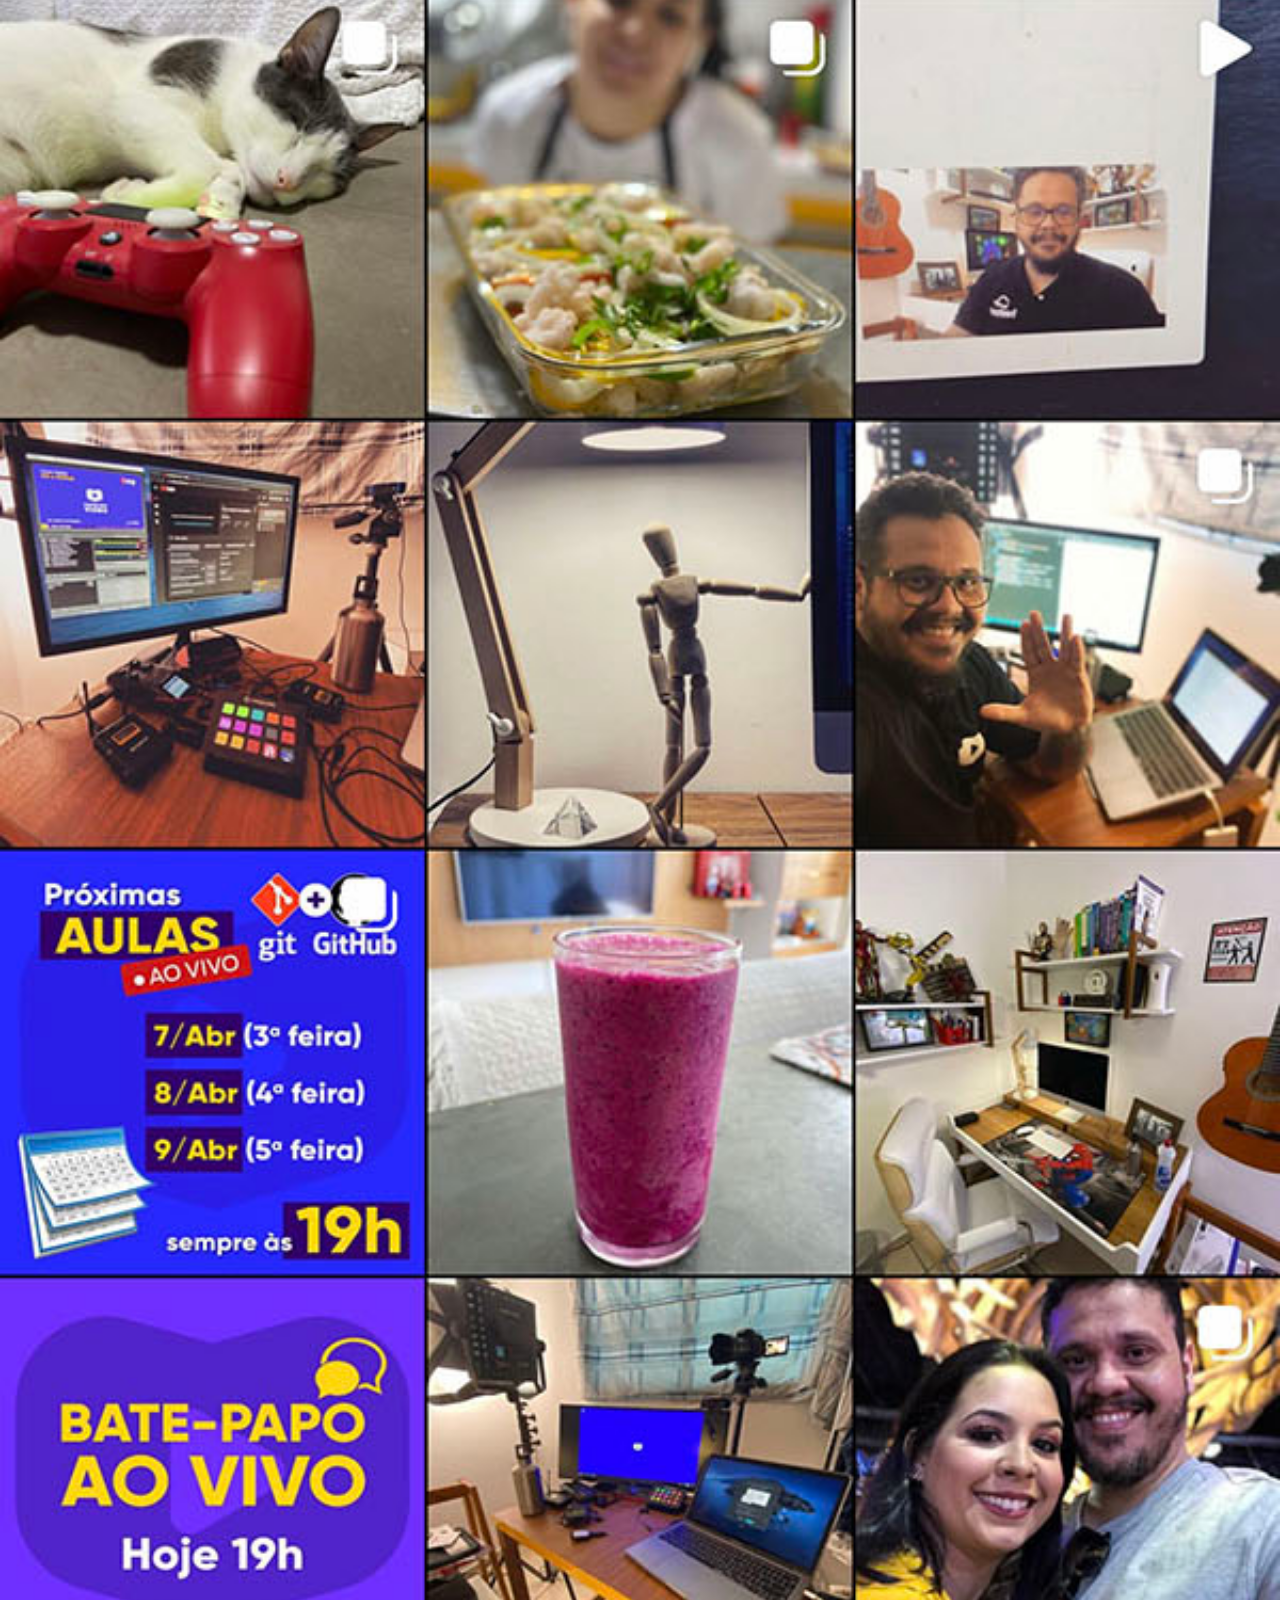
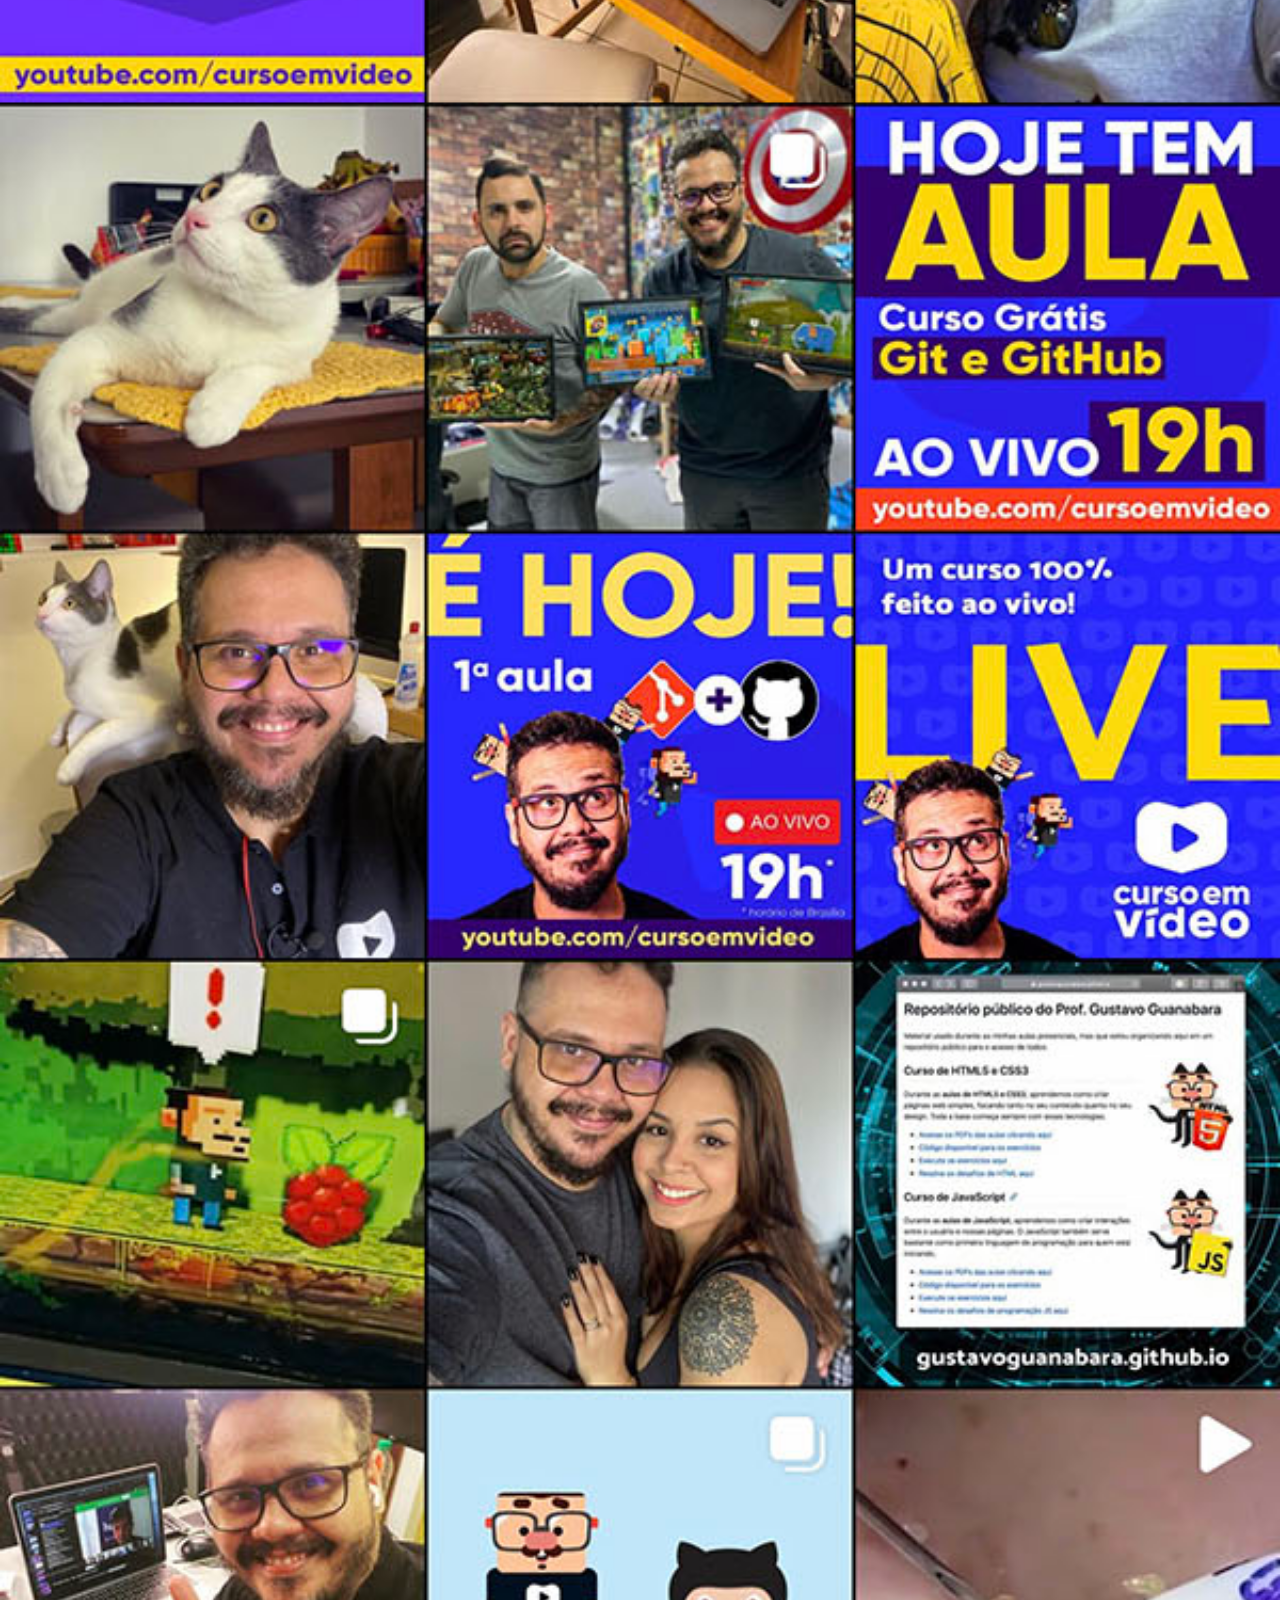
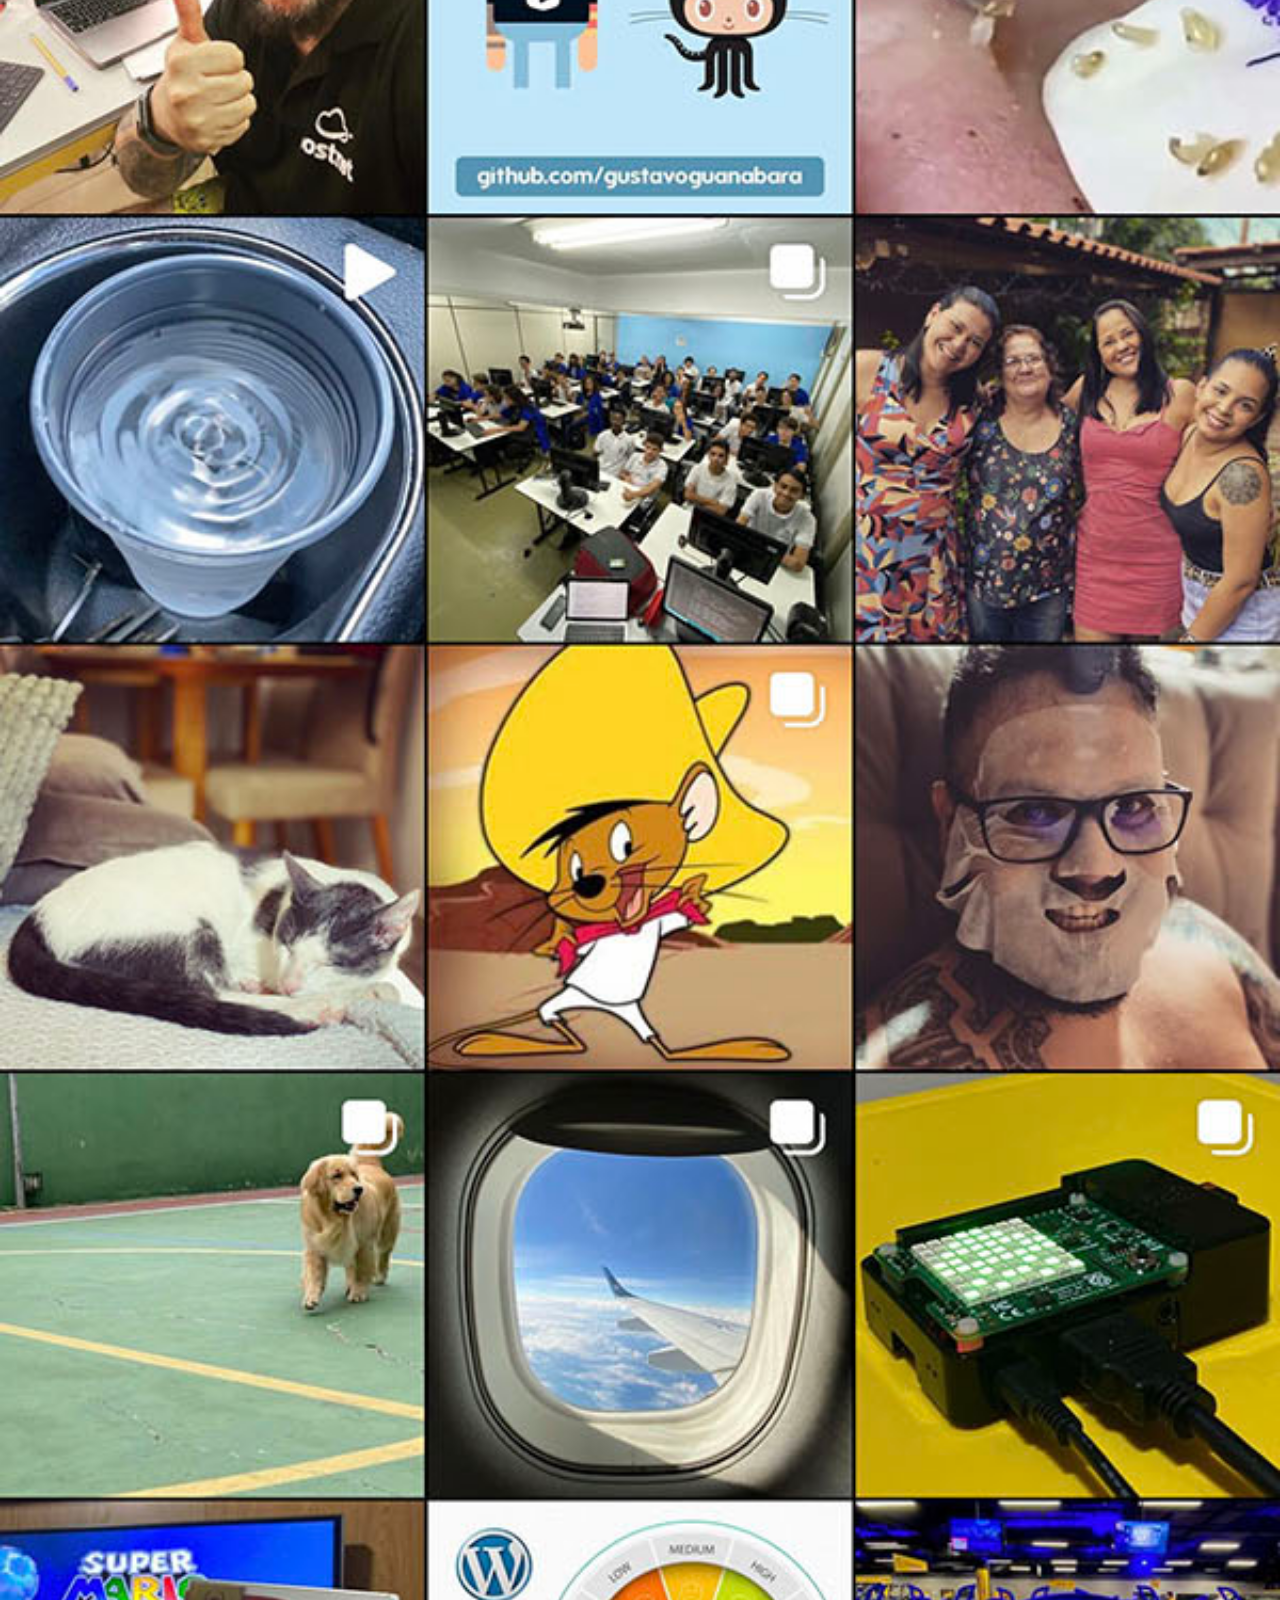
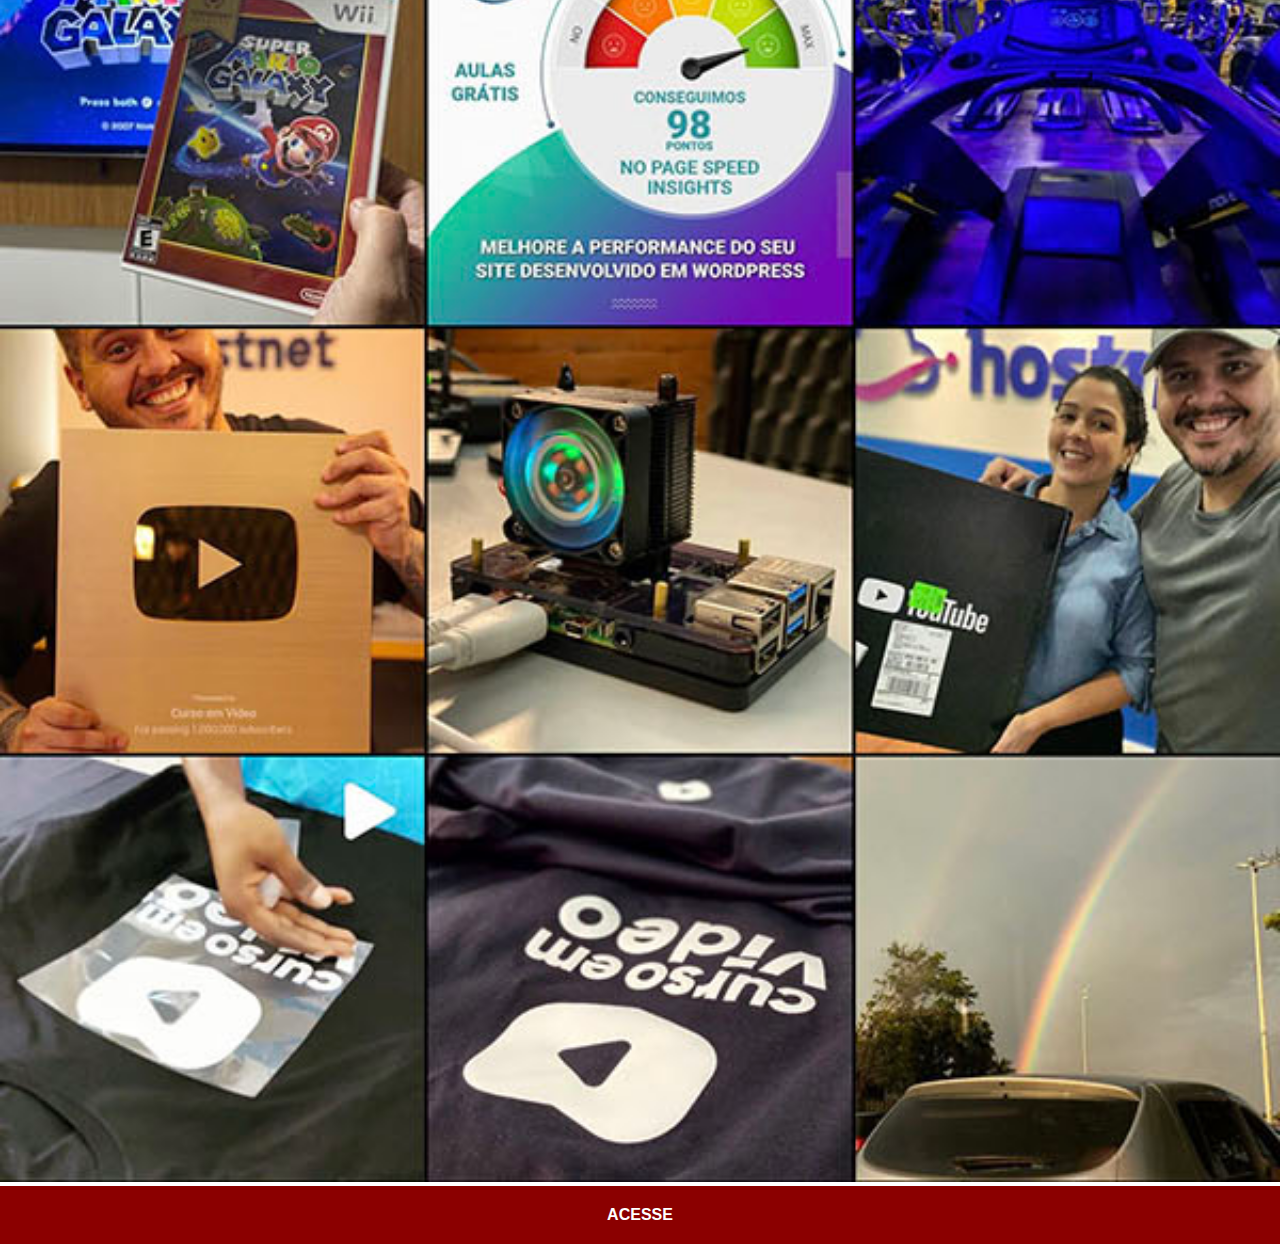
<file: instagram.html>
<!DOCTYPE html>
<html lang="en">
<head>
    <meta charset="UTF-8">
    <meta http-equiv="X-UA-Compatible" content="IE=edge">
    <meta name="viewport" content="width=device-width, initial-scale=1.0">
    <link rel="stylesheet" href="social.css">
    <title>Instagram</title>
</head>
<body>
    <img src="imagens/tela-instagram.jpg" alt="instagram">
    <a href="https://www.instagram.com/gustavoguanabara/" target="_blank">ACESSE</a>
</body>
</html>
</file>
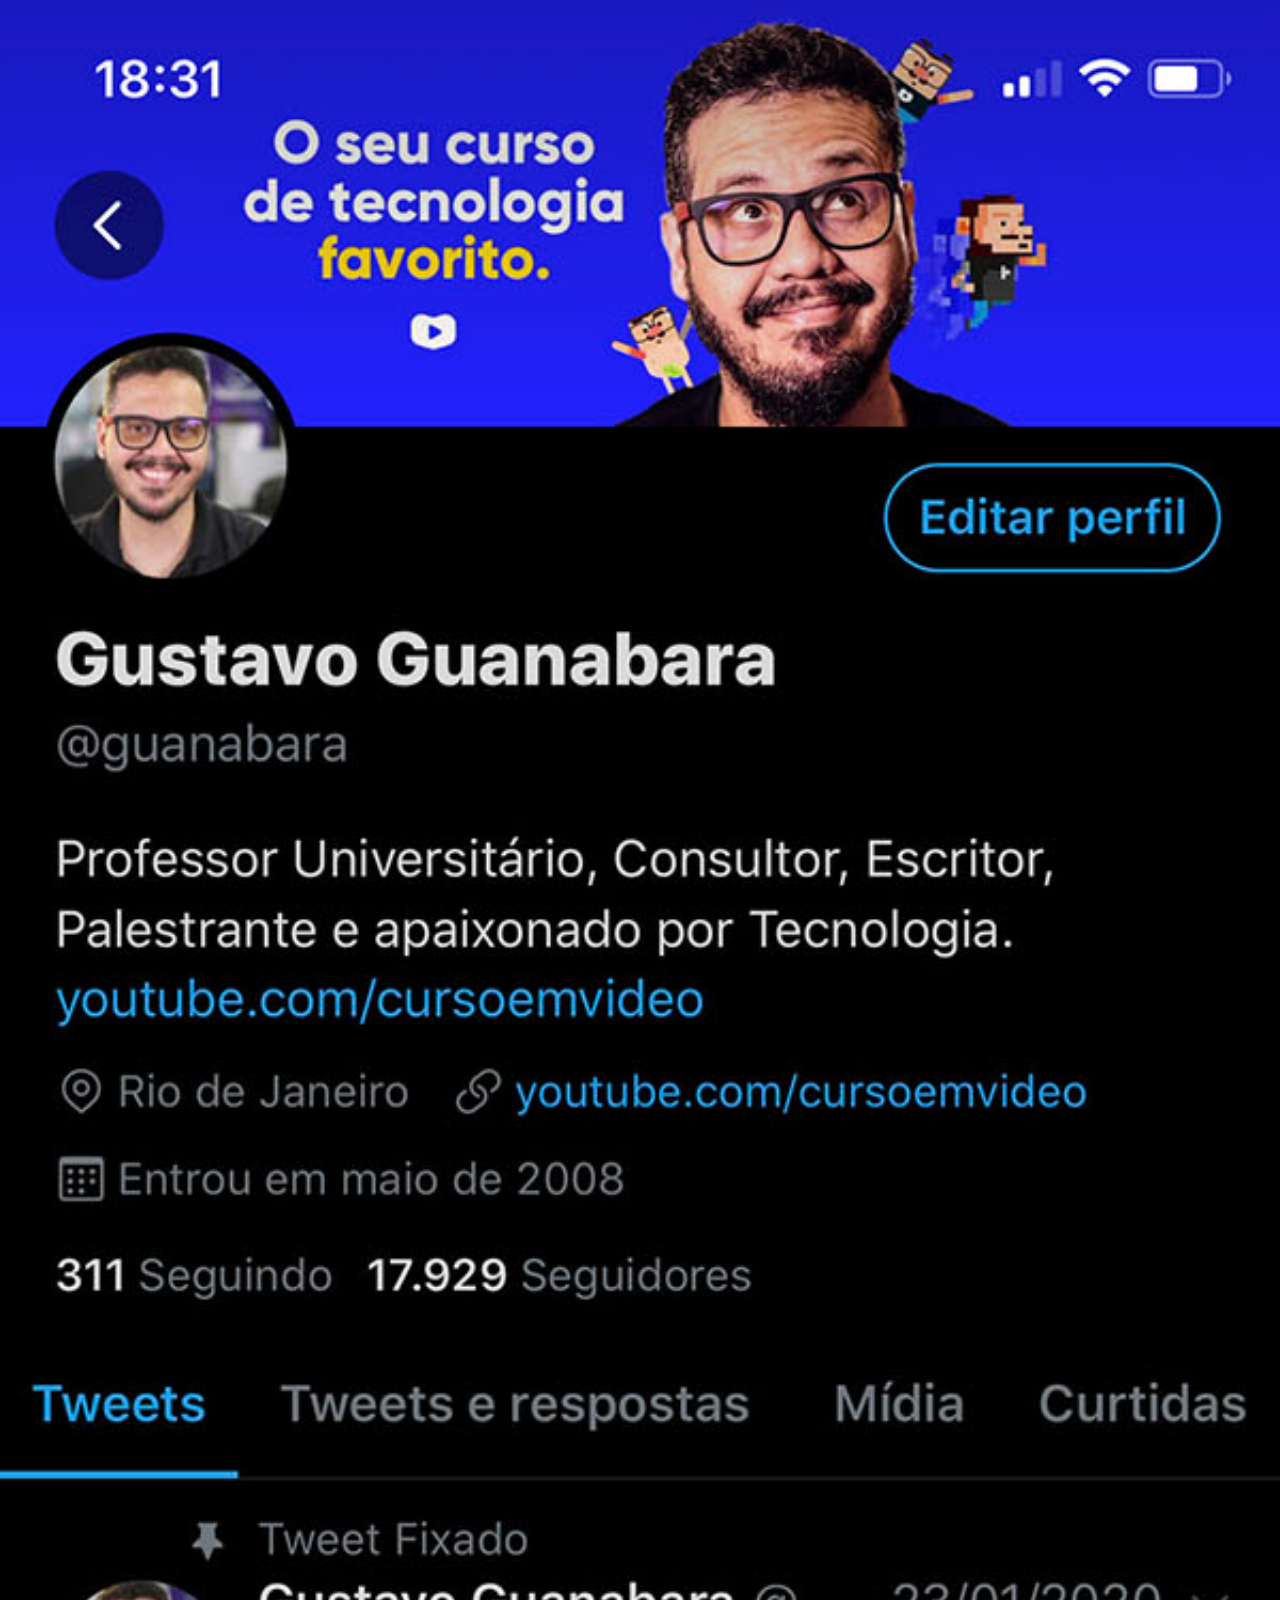
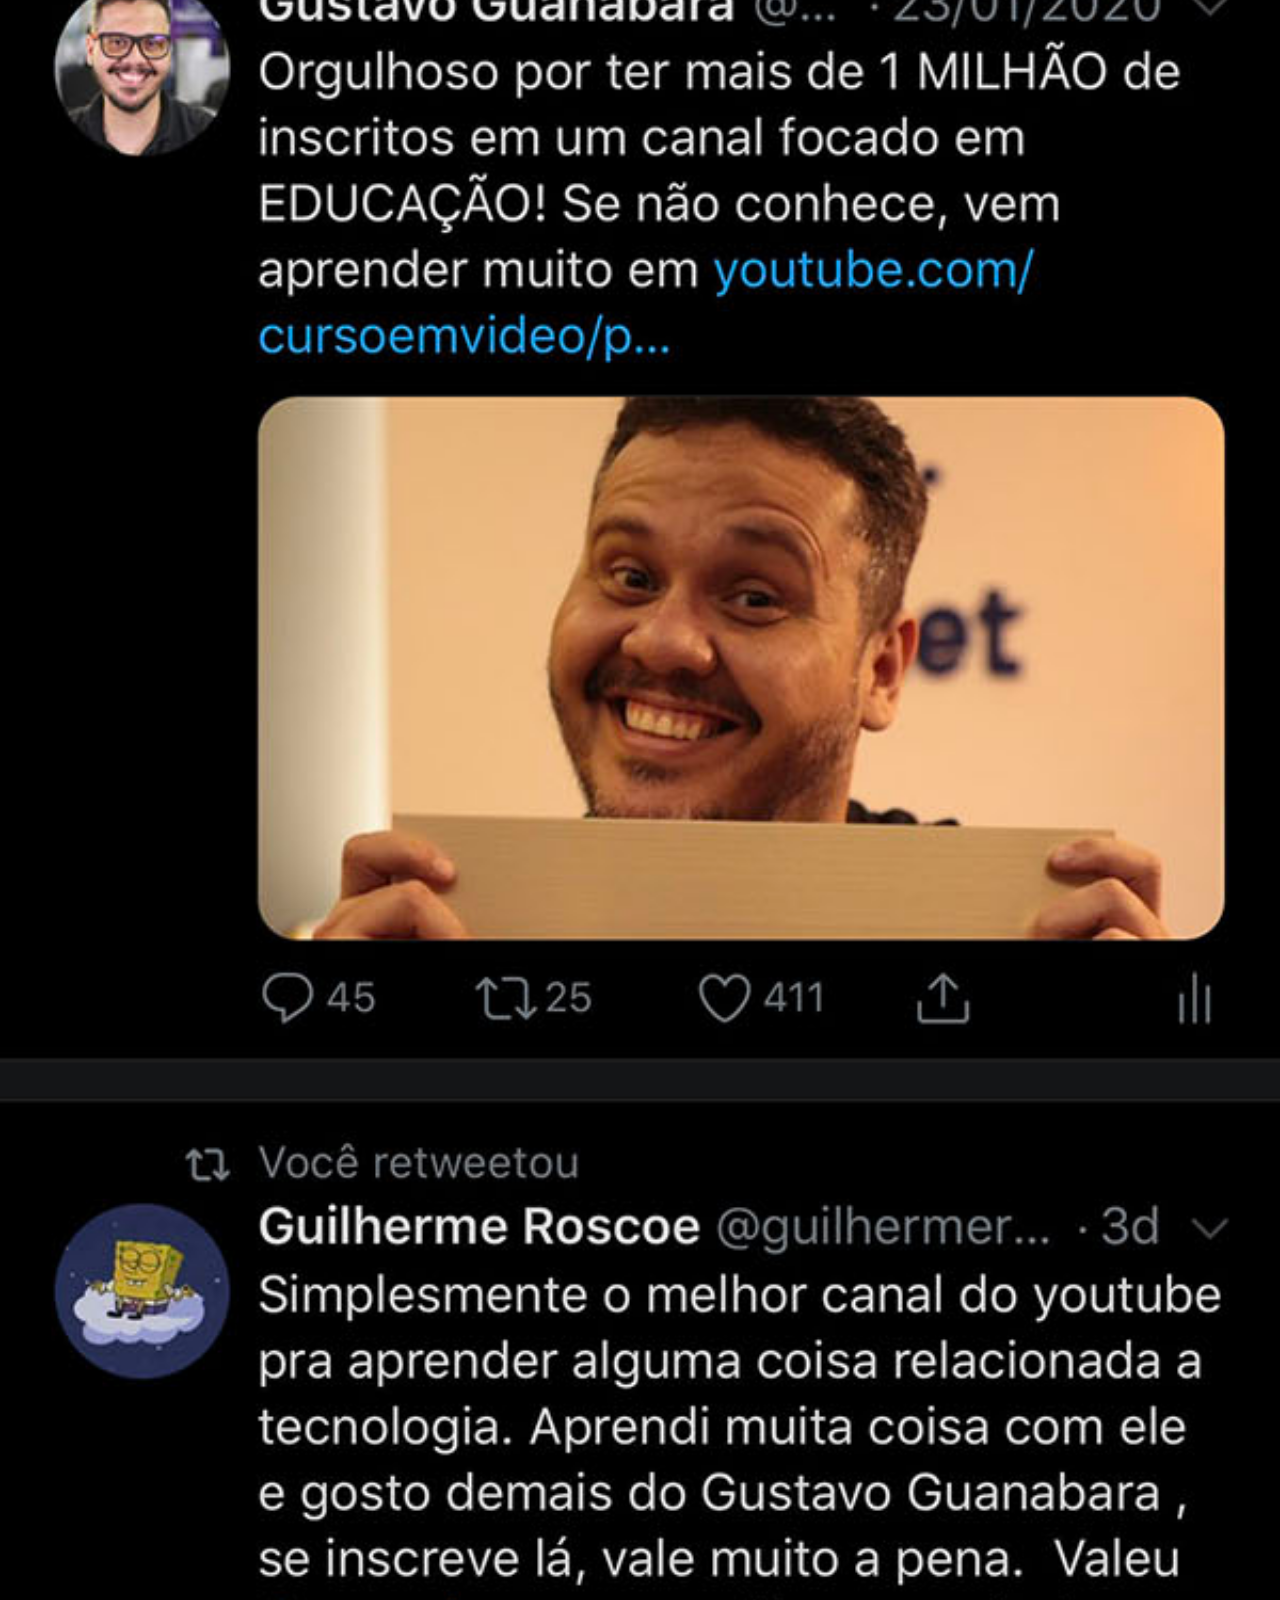
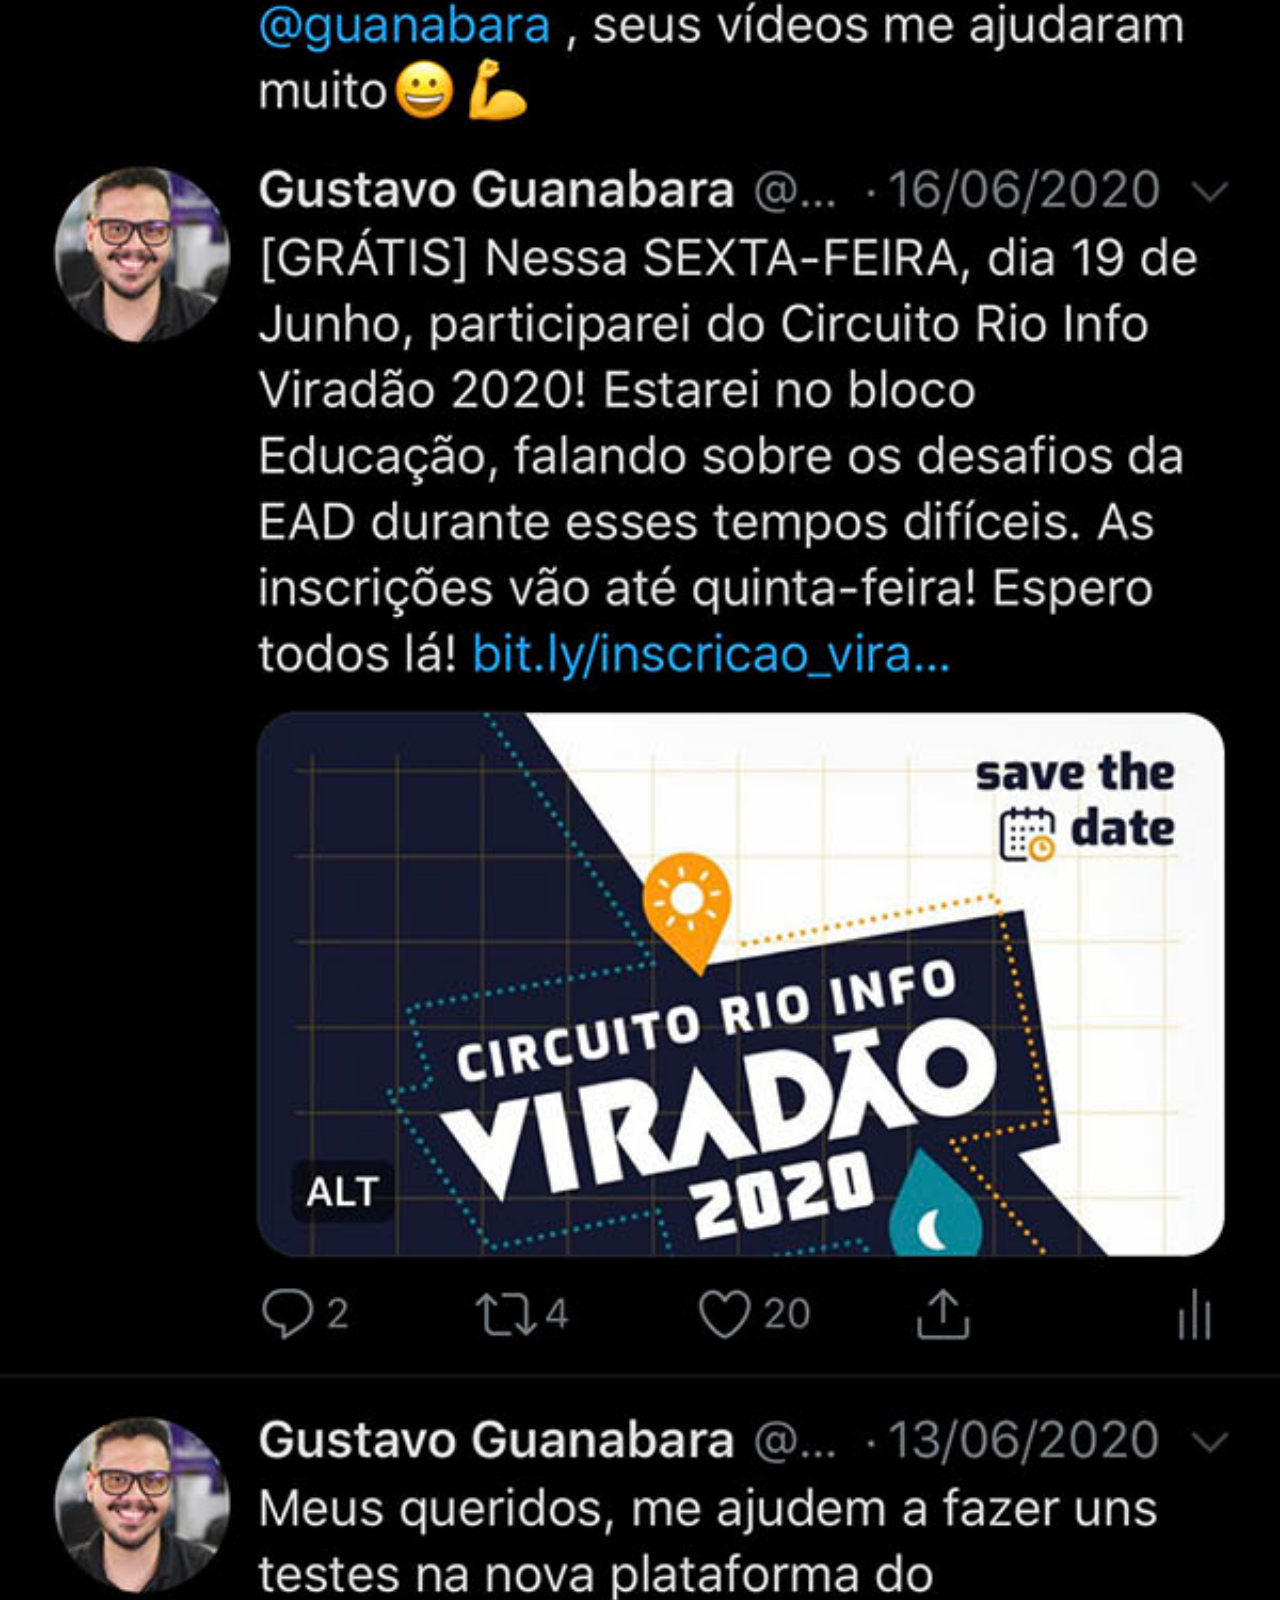
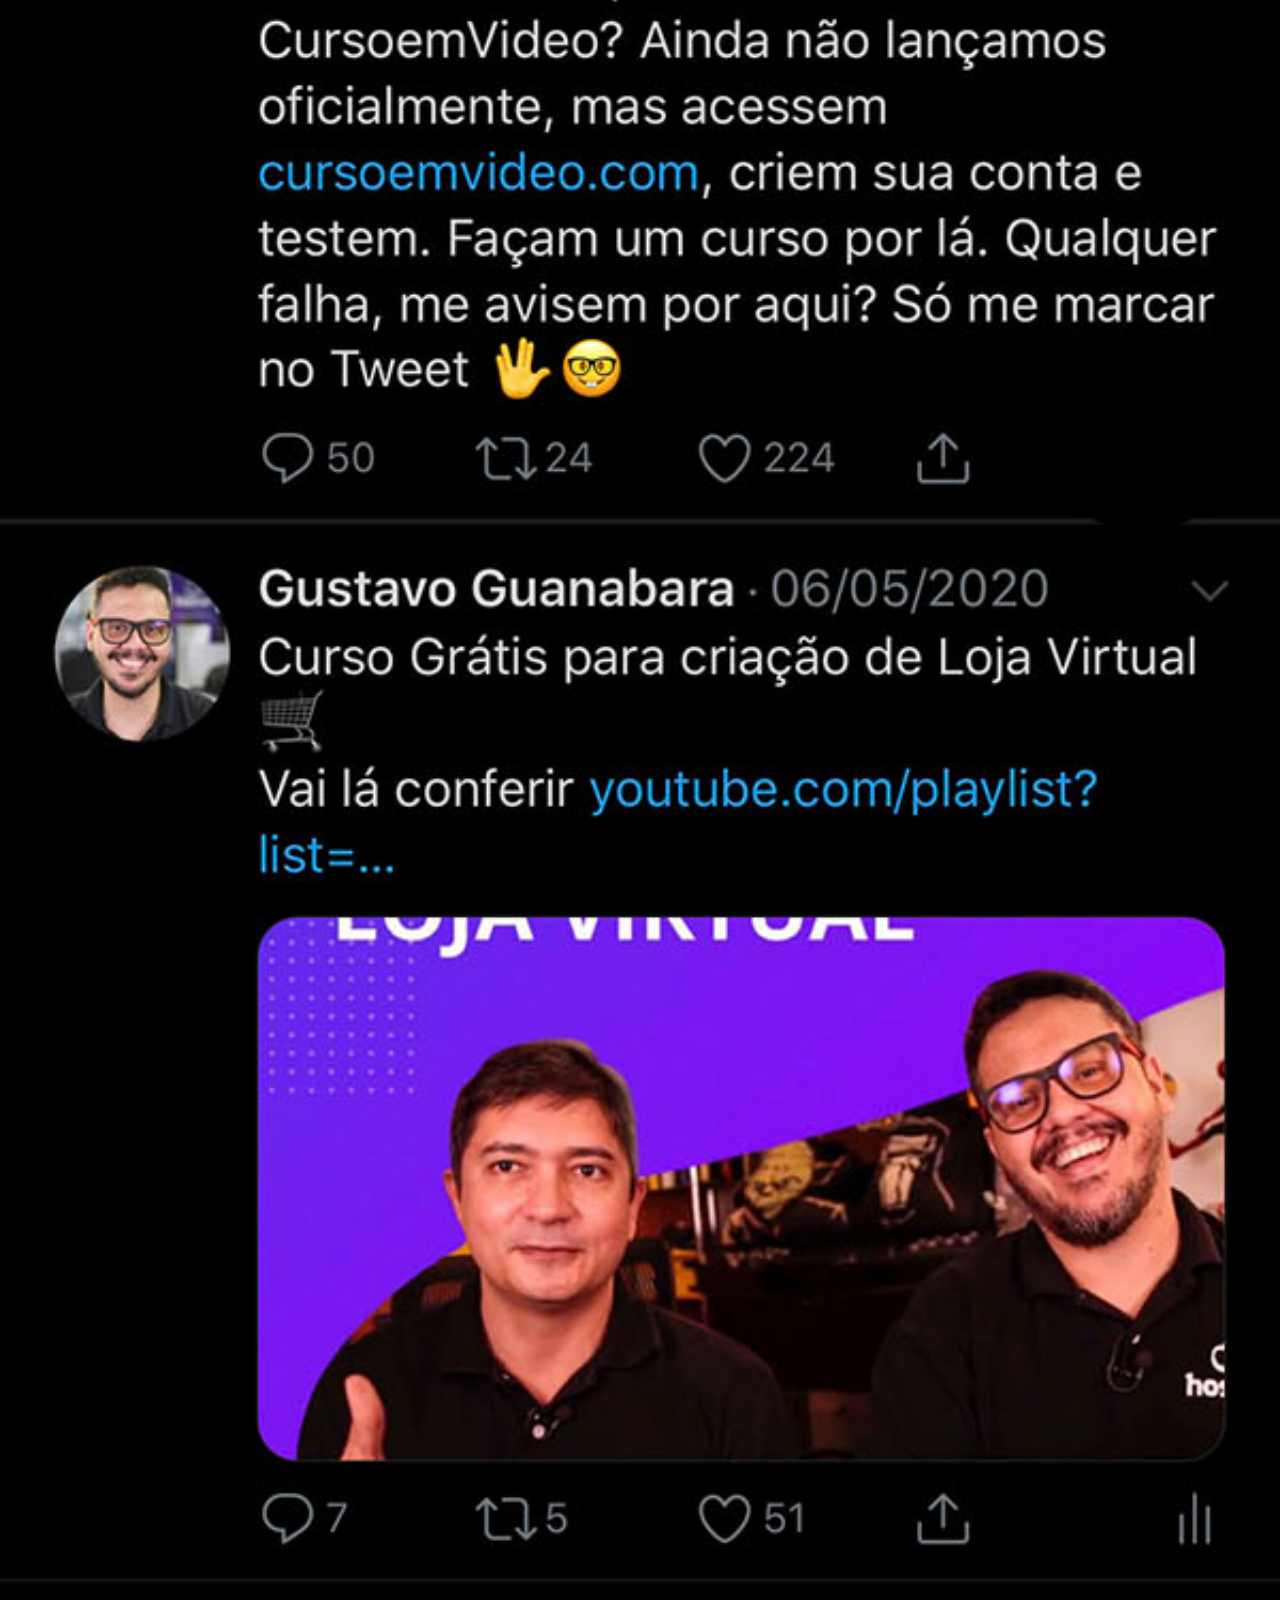
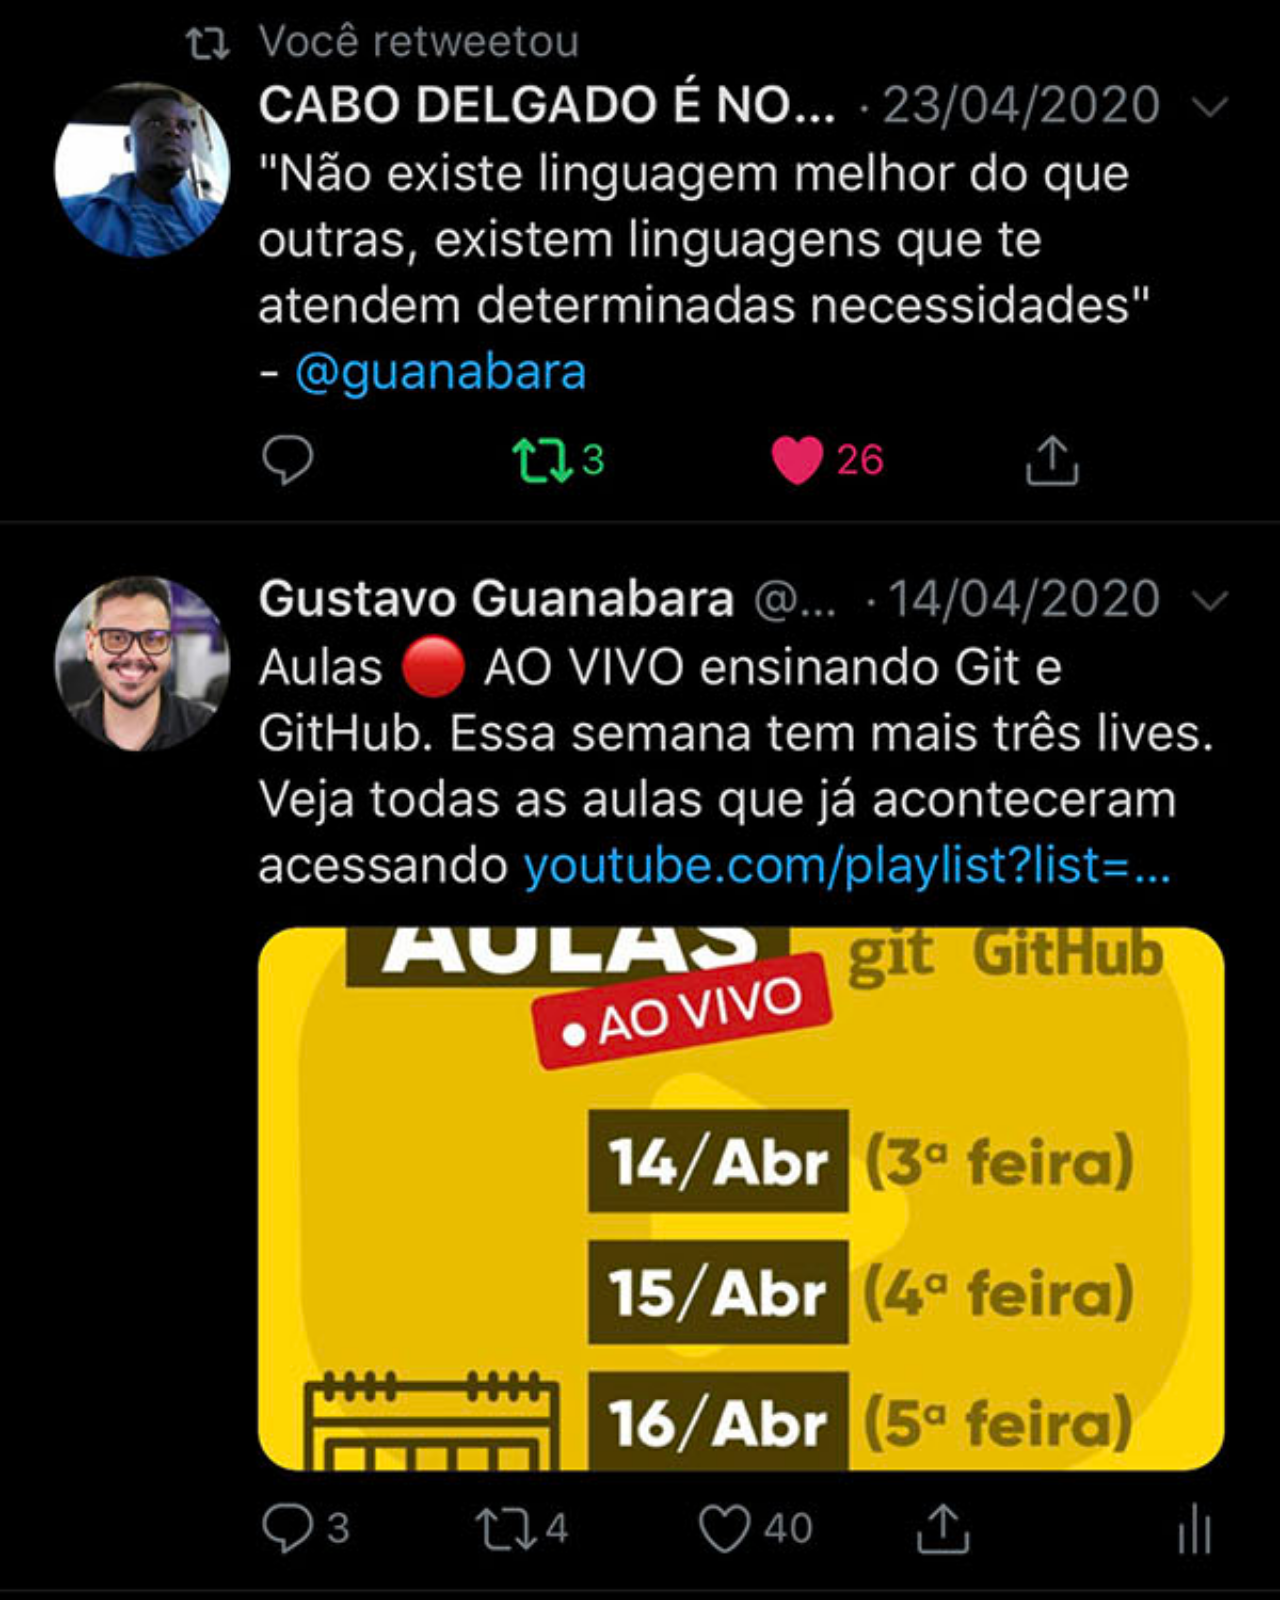
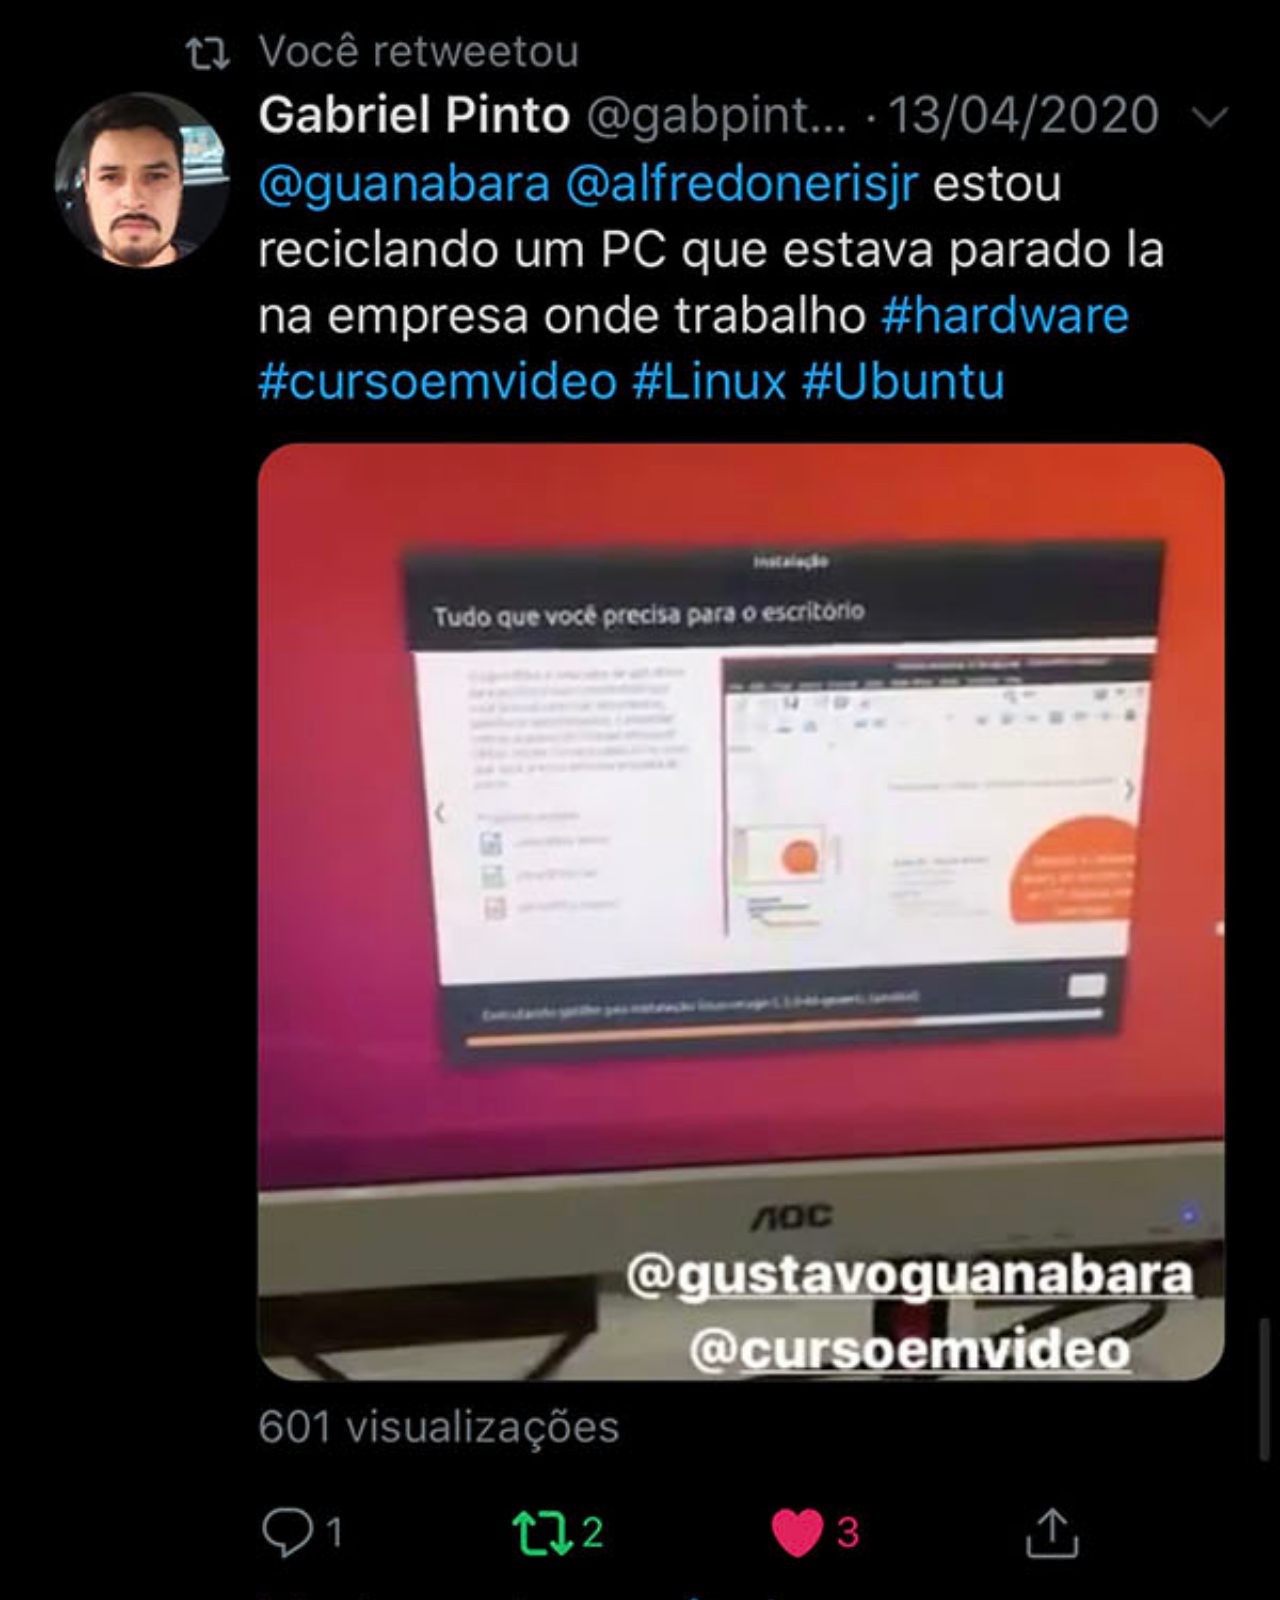
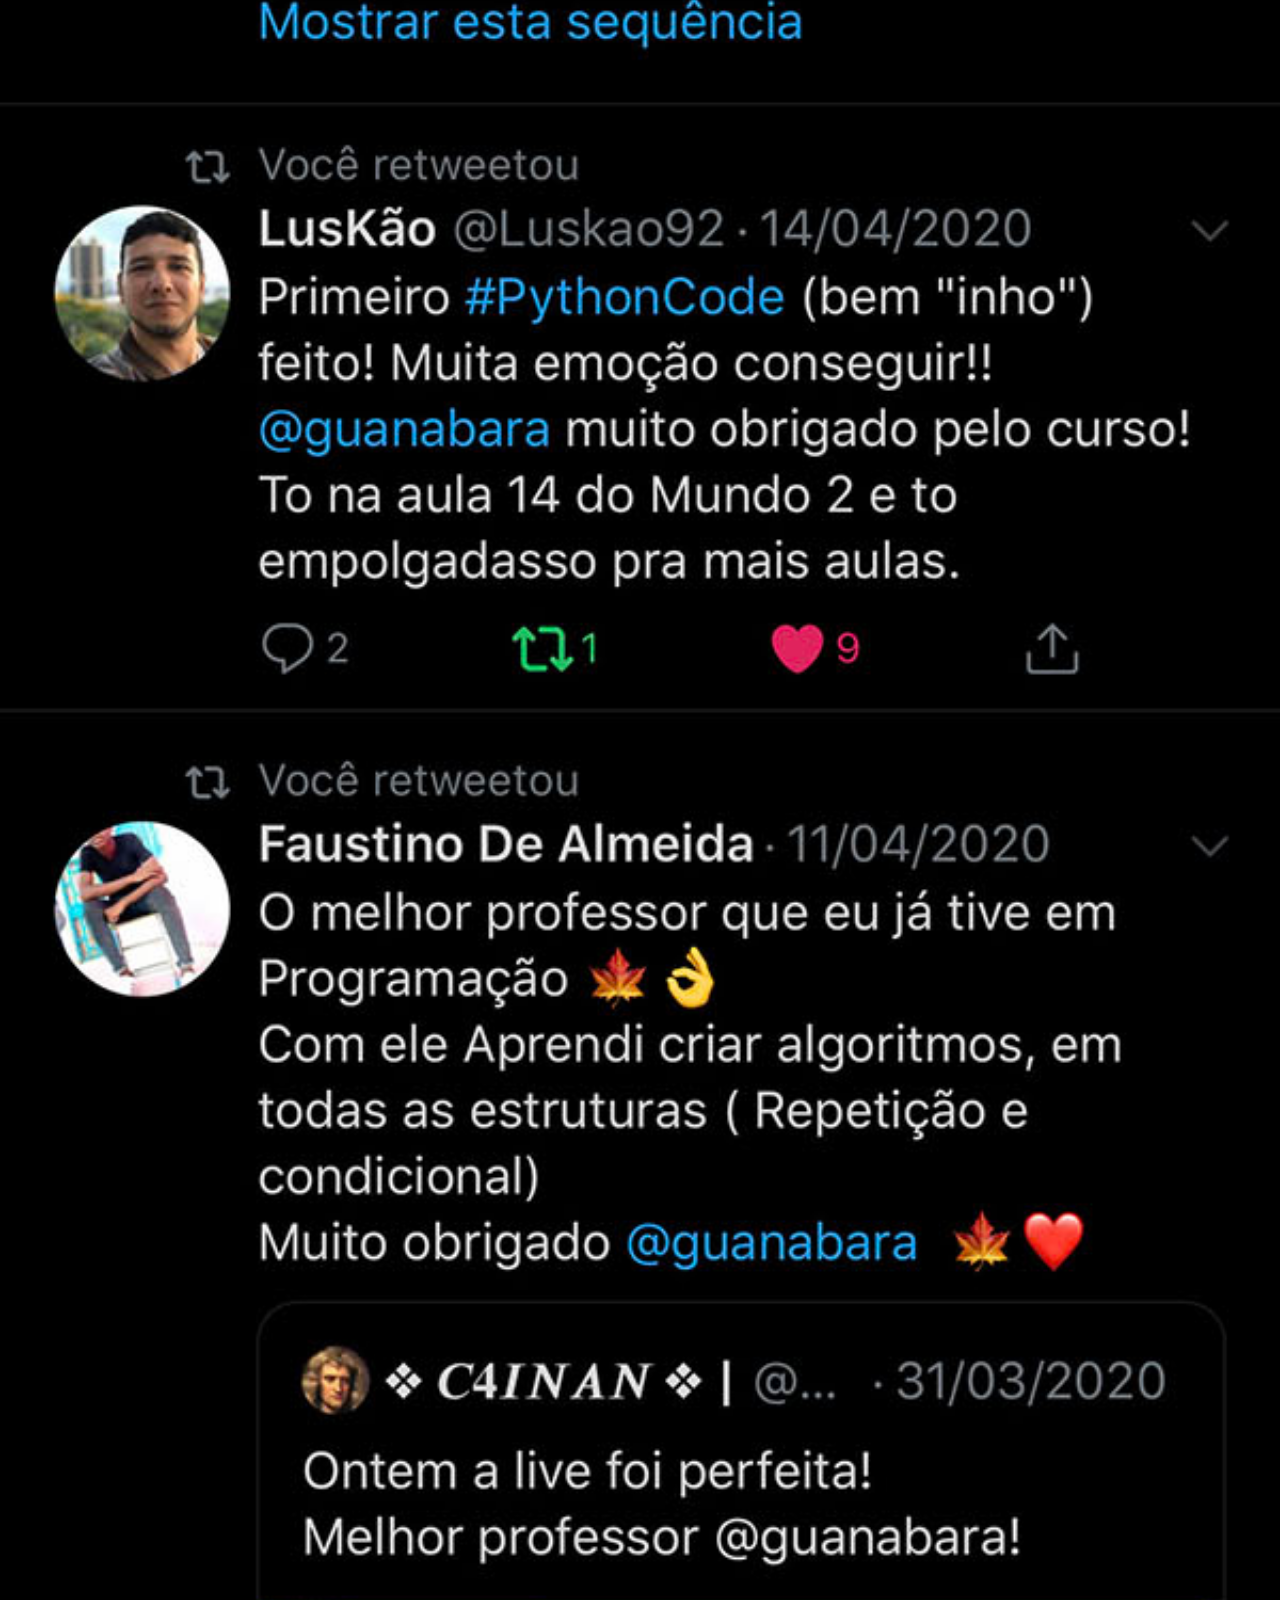
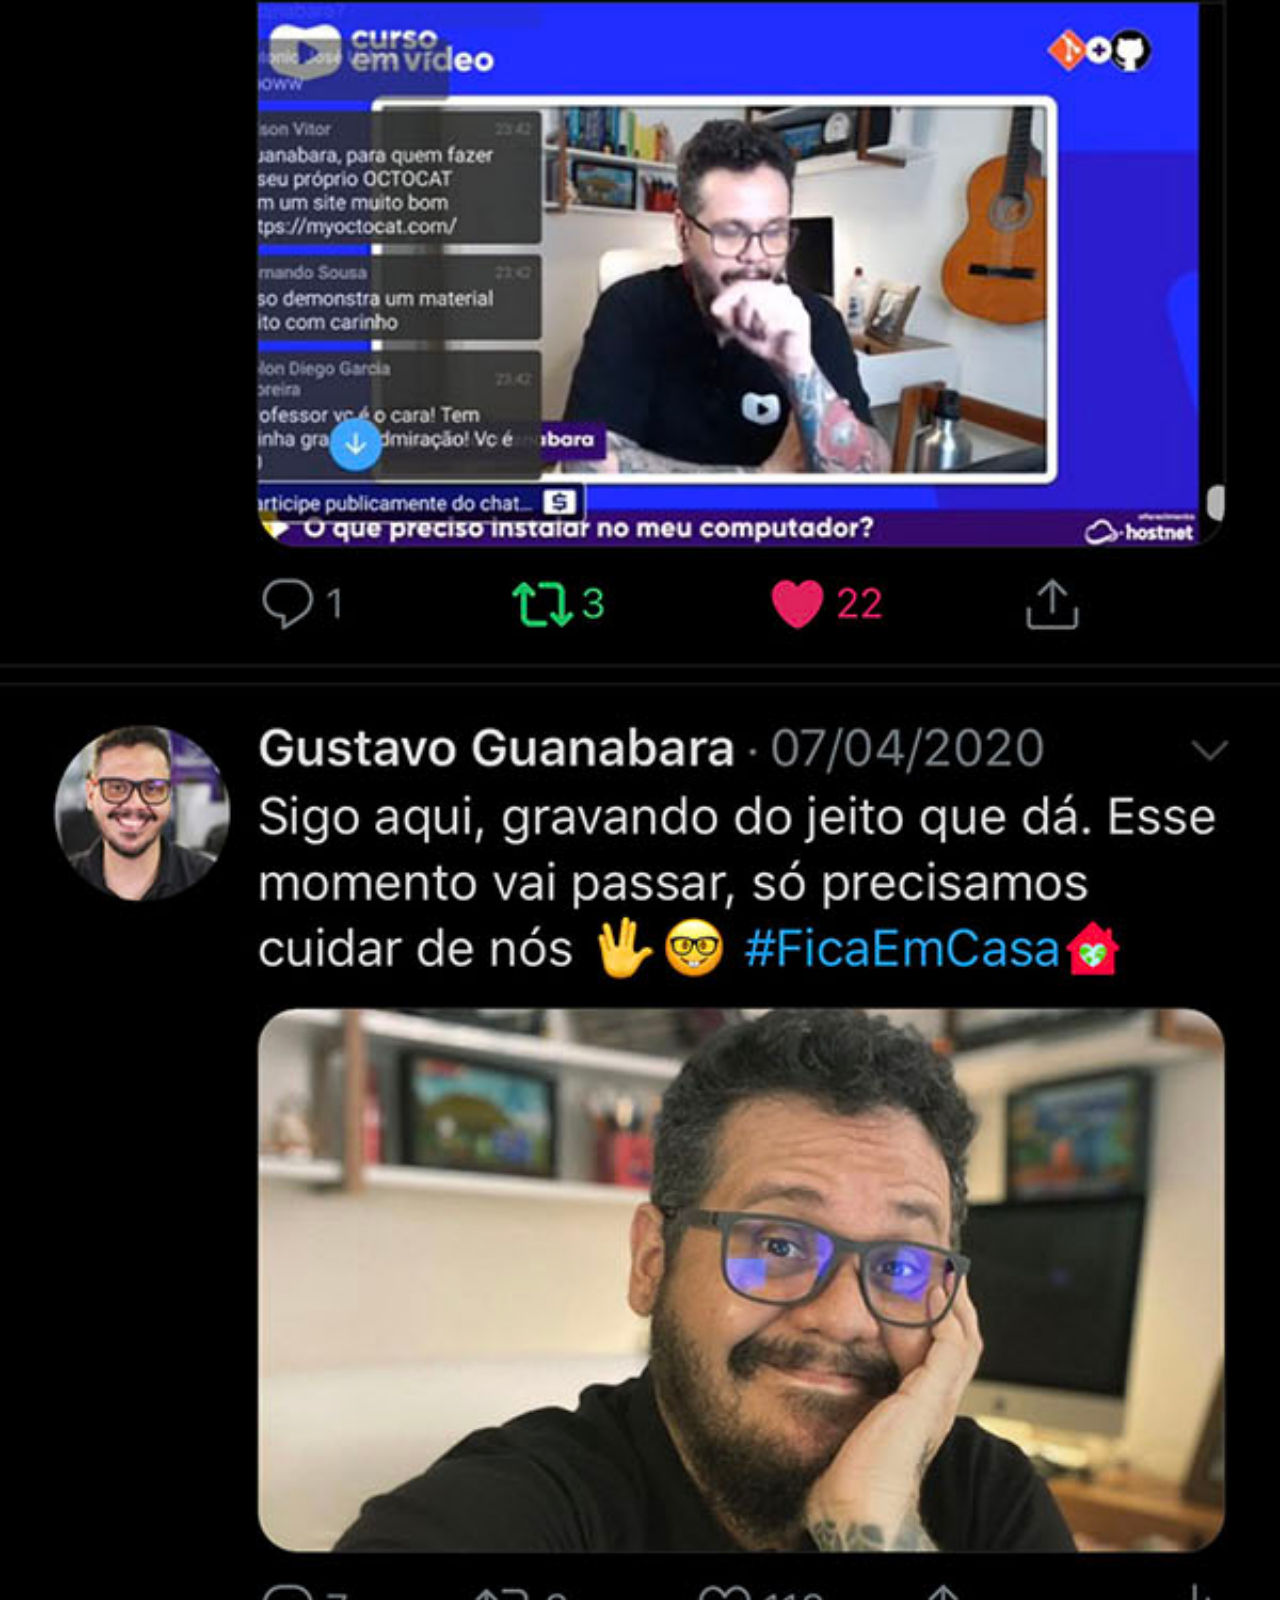
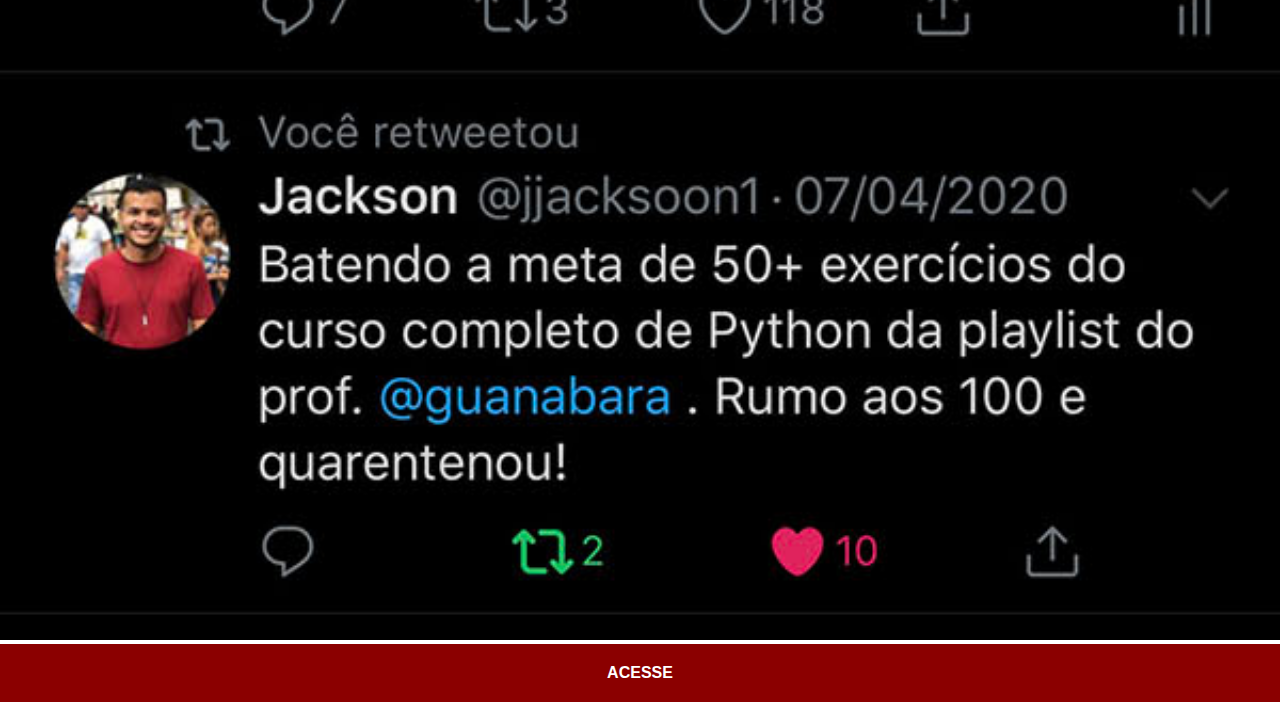
<file: twitter.html>
<!DOCTYPE html>
<html lang="pt-br">
<head>
    <meta charset="UTF-8">
    <meta http-equiv="X-UA-Compatible" content="IE=edge">
    <meta name="viewport" content="width=], initial-scale=1.0">
    <link rel="stylesheet" href="social.css">
    <title>Twitter</title>
</head>
<body>
    <img src="imagens/tela-twitter.jpg" alt="tela">
    <a href="https://twitter.com/guanabara?ref_src=twsrc%5Egoogle%7Ctwcamp%5Eserp%7Ctwgr%5Eauthor" target="_blank">ACESSE</a>
</body>
</html>
</file>
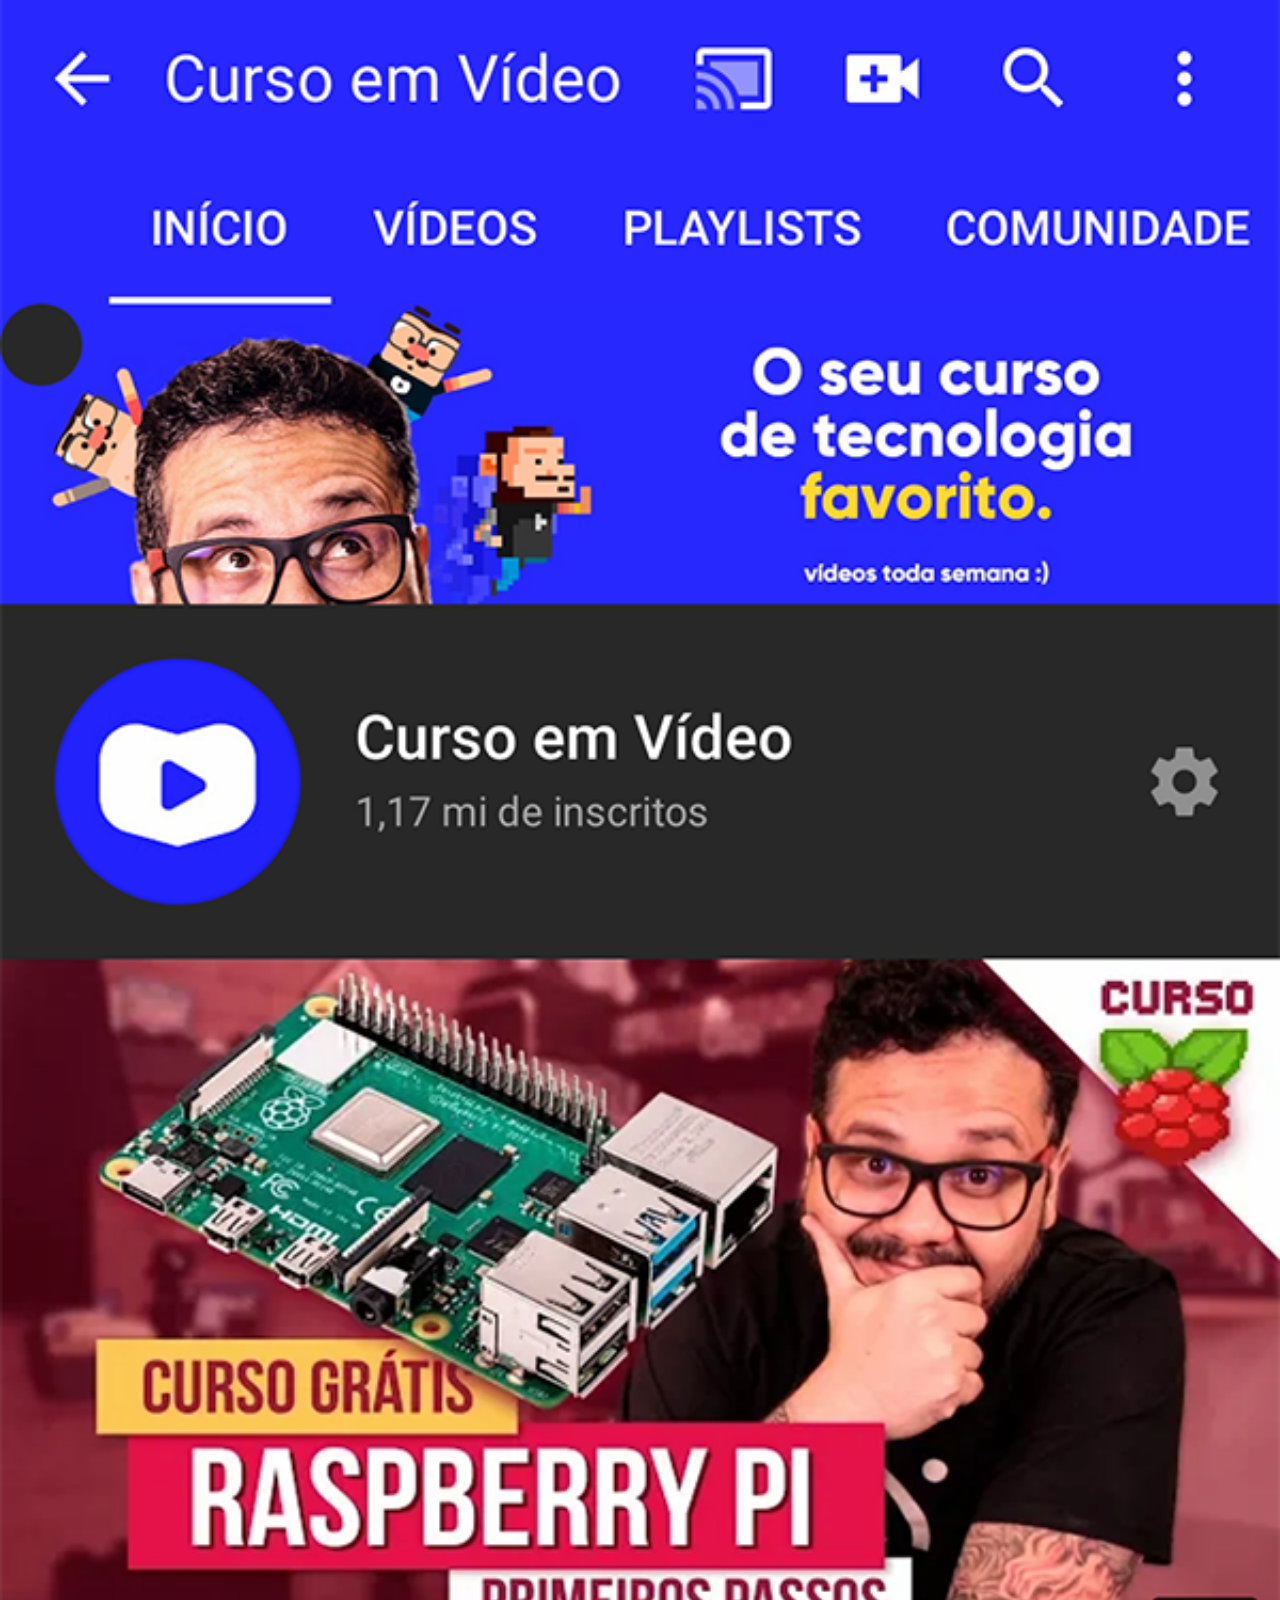
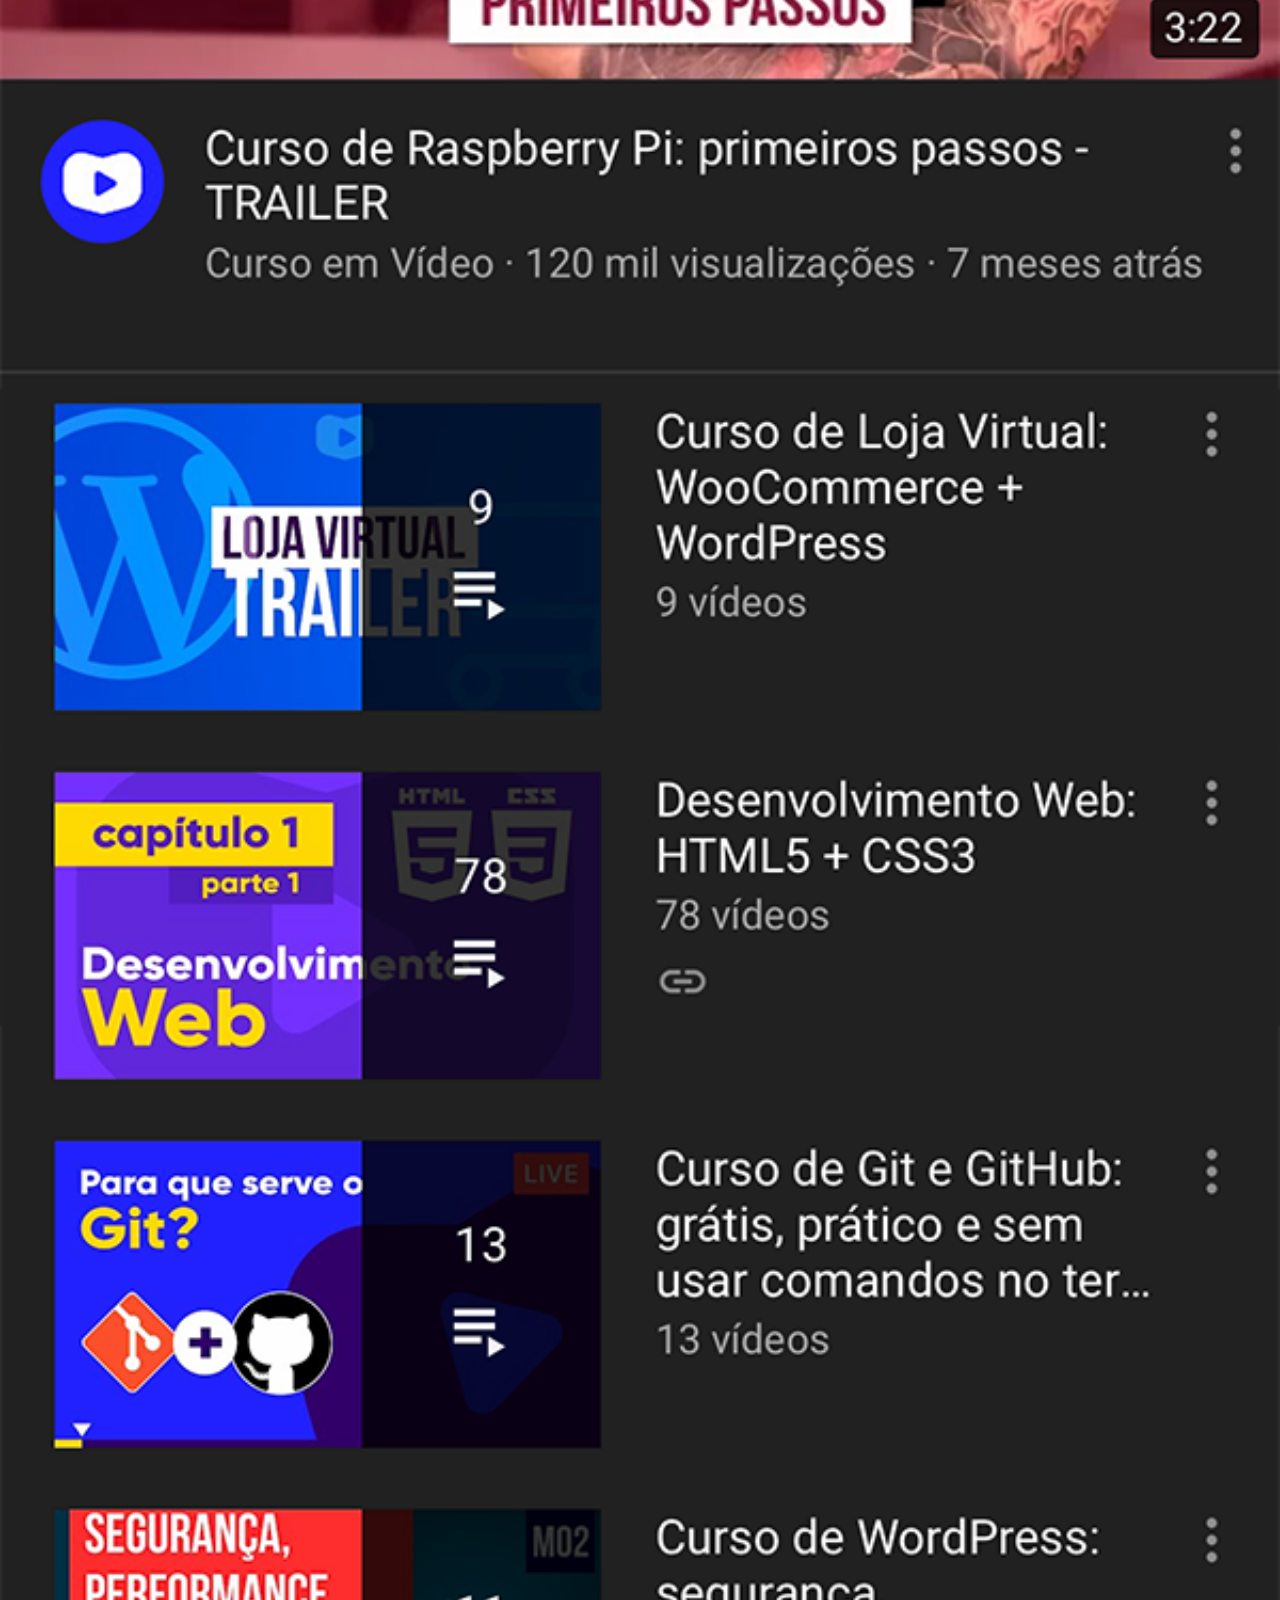
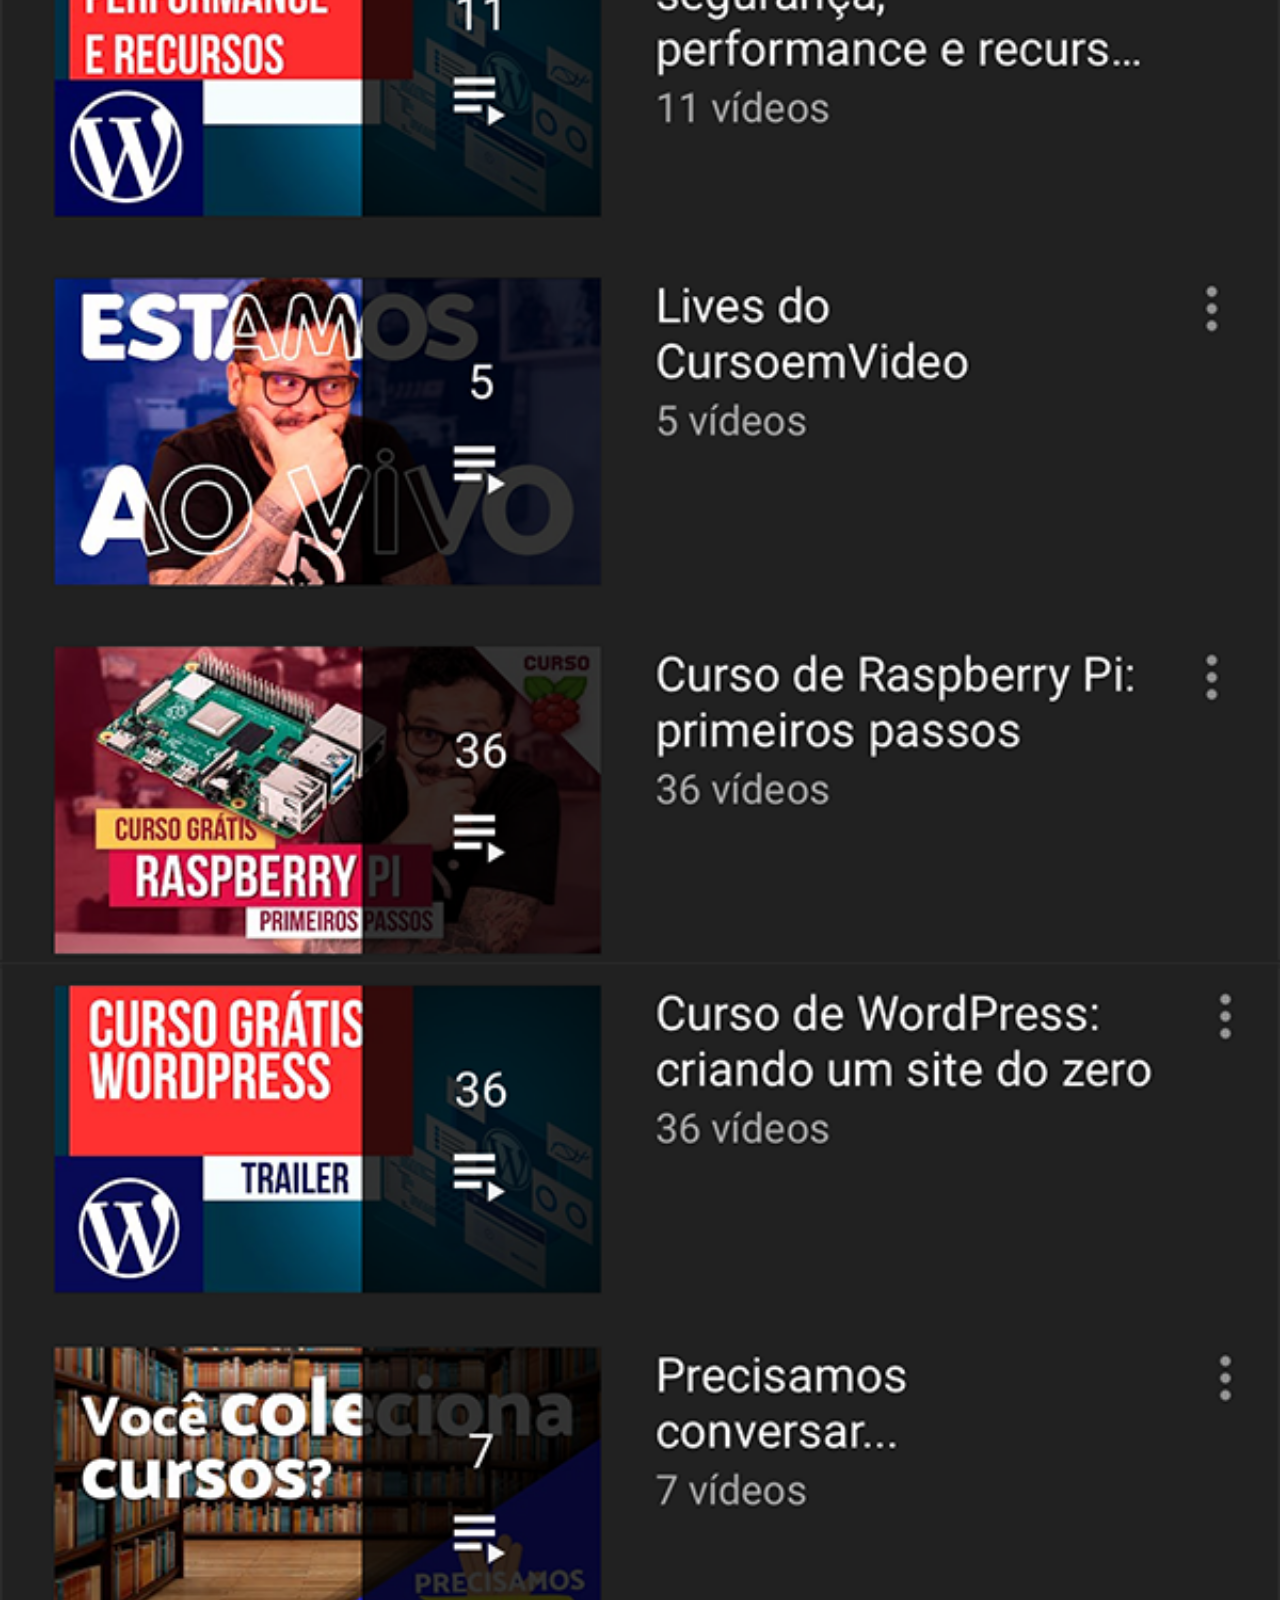
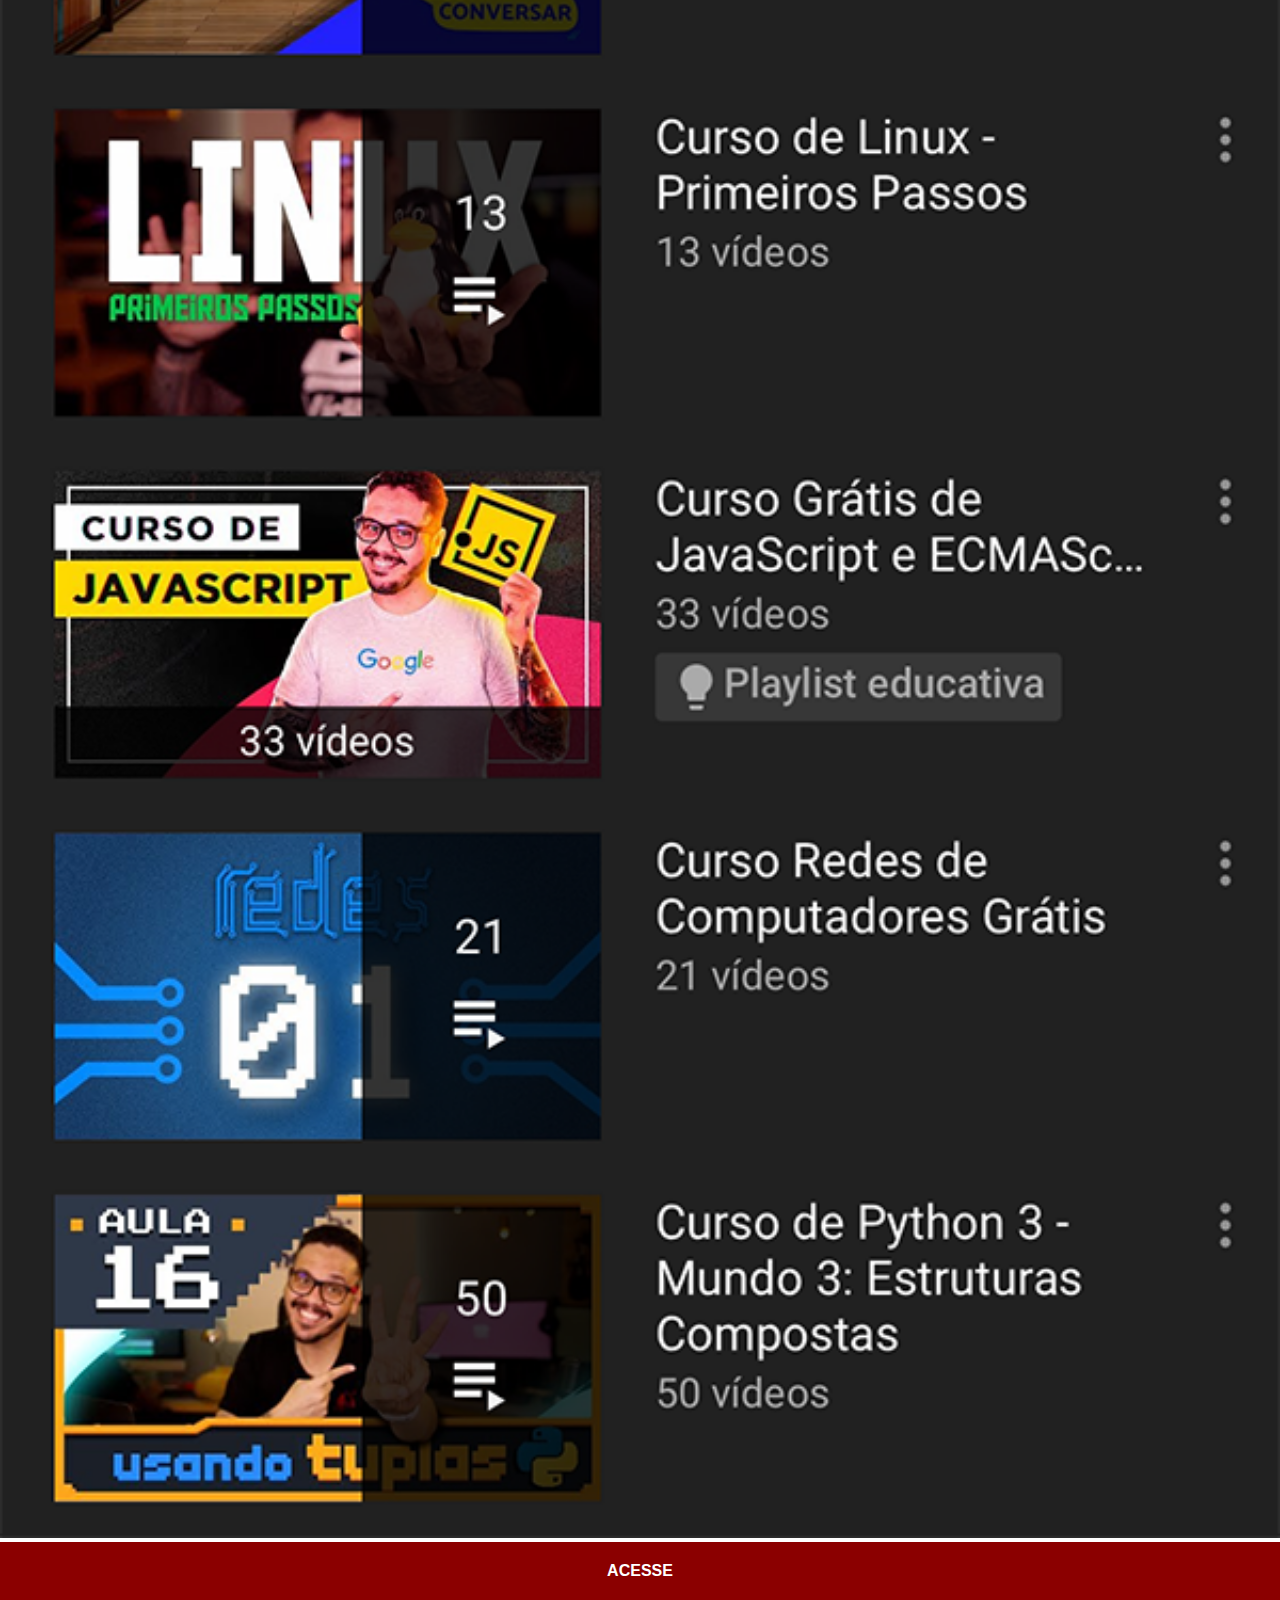
<file: youtube.html>
<!DOCTYPE html>
<html lang="pt-br">
<head>
    <meta charset="UTF-8">
    <meta http-equiv="X-UA-Compatible" content="IE=edge">
    <meta name="viewport" content="width=device-width, initial-scale=1.0">
    <link rel="stylesheet" href="social.css">
    <title>Youtube</title>
</head>
<body>
    <img src="imagens/tela-youtube.png" alt="youtube">
    <a href="https://www.youtube.com/@CursoemVideo" target="_blank">ACESSE</a>
</body>
</html>
</file>
<file: style.css>
@charset "UTF-8";

* {
    margin: 0px;
    padding: 0px;
    font-family: Arial, Helvetica, sans-serif;

}

html, body{
    height: 100vh;
    width: 100vw;
    background-color: black;
}

body{
    background: url(imagens/fundo-madeira.jpg) no-repeat top center;
    background-size: cover;
    background-attachment: fixed;
}

main{
    height: 100vh;

}

section#telefone{
    height: 627px;
    width: 311px;

    position: absolute;
    top: 50%;
    left: 50%;
    transform: translate(-50%, -50%);
    background: url(imagens/frame-iphone.png) no-repeat;
}

iframe#tela{
    position: relative;
    top: 80px;
    left: 22px;
    width: 267px;
    height: 471px;      
}

section#botao img {
    width: 50px;
    height: 50px;
    margin: 10px;
    border-radius: 50%;
    box-shadow: 2px 2px 5px rgba(0, 0, 0, 0.393);
    box-sizing: border-box;
}

section#botao{
    text-align: right;
}

section#botao img:hover{
    border: 1.5px solid rgba(255, 255, 255, 0.349);
    transform: translate(-3px, -3px);
    box-shadow: 5px 5px 10px rgba(0, 0, 0, 0.319);
    transition: transform 0.5s;
}
</file>
<file: social.css>
*{
    margin: 0px;
    padding: 0px;
    font-family: Arial, Helvetica, sans-serif;
}
img{
    width: 100vw;
}

::-webkit-scrollbar{
    height: 0px;
    width: 0px;
}

a{
    display: block;
    background-color: darkred;
    color: white;
    padding: 20px;
    text-decoration: none;
    text-align: center;
    font-weight: bolder;
}

a:hover{
    background-color: red;
}
</file>
